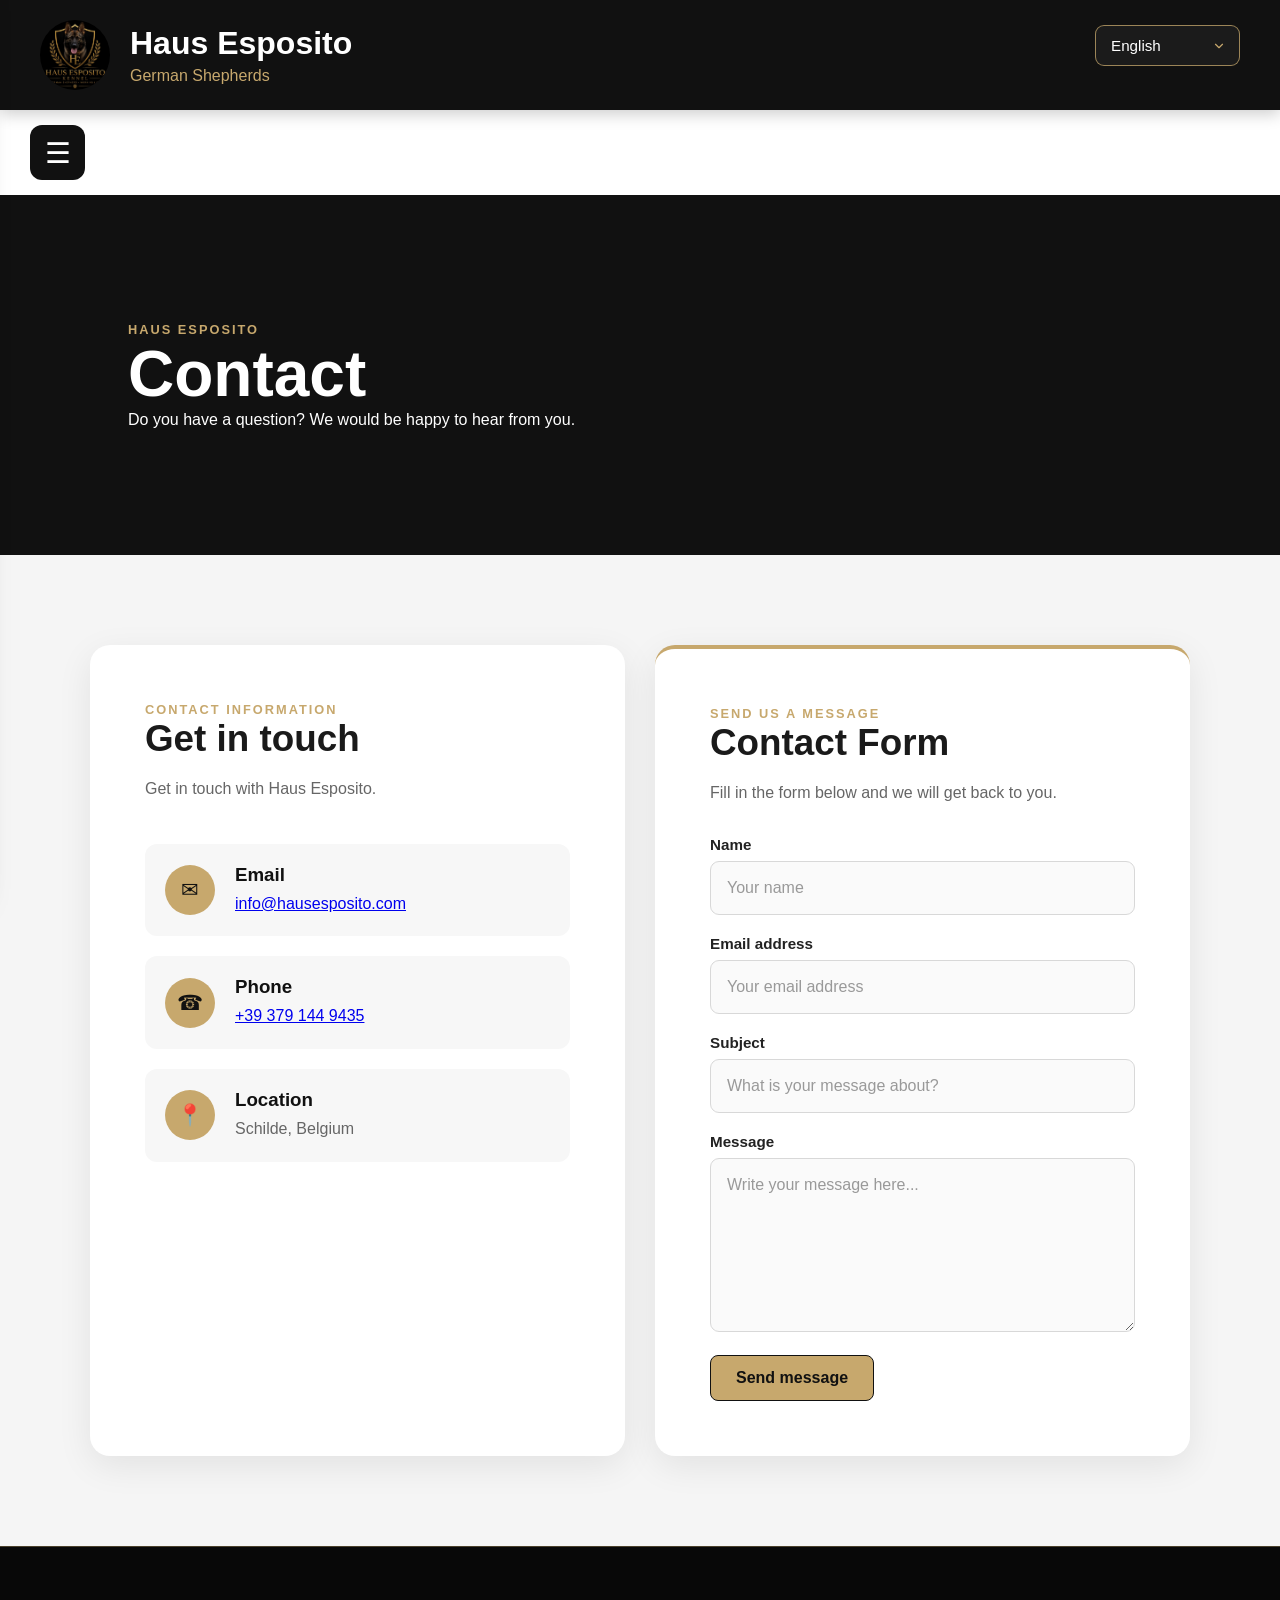
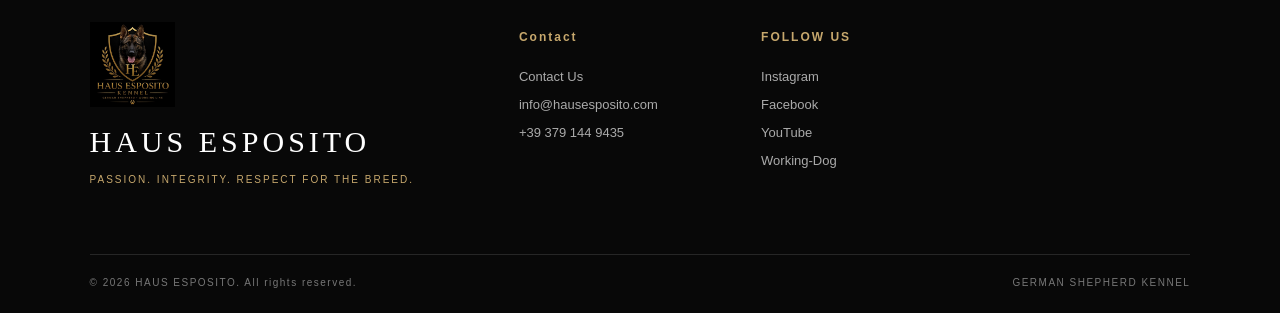
<file: contact.html>
<!DOCTYPE html>
<html lang="en">

<head>
    <meta charset="UTF-8">
    <meta name="viewport" content="width=device-width, initial-scale=1.0">

    <title>Haus Esposito - Contact</title>

    <link rel="icon" type="image/png" href="images/site_logo.png">
    <link rel="stylesheet" href="style.css">
</head>

<body>

    <div id="overlay"></div>

    <!-- SIDEBAR -->

    <nav id="sidebar">

        <h2>Haus Esposito</h2>

        <a href="index.html" data-translate="home">Home</a>

        <div class="submenu">
            <span data-translate="dogs">Our Dogs</span>

            <a href="reuen.html" data-translate="males">Males</a>
            <a href="teven.html" data-translate="females">Females</a>
            <a href="puppys.html" data-translate="puppies">Our Puppies</a>
        </div>

        <a href="foto-galerij.html" data-translate="gallery">Photo Gallery</a>
        <a href="over-ons.html" data-translate="about">About Us</a>

        <a href="news.html" class="news-nav-link">
            <span class="news-label" data-translate="news">News</span>
            <span class="news-badge">NEW!</span>
        </a>

        <a href="contact.html" class="active" data-translate="contact">Contact</a>

    </nav>


    <!-- HEADER -->

    <header>

        <div class="logo-container">

            <img src="images/logo.jpg" alt="Haus Esposito Logo">

            <div>
                <h1>Haus Esposito</h1>
                <p data-translate="breed">German Shepherds</p>
            </div>

        </div>

        <div class="language-selector">
            <select id="languageSelect" onchange="setLanguage(this.value)">
                <option value="en">English</option>
                <option value="nl">Nederlands</option>
                <option value="de">Deutsch</option>
                <option value="it">Italiano</option>
            </select>
        </div>

    </header>


    <!-- MENU BUTTON -->

    <div class="menu-bar">
        <button id="menuBtn">☰</button>
    </div>


    <!-- PAGE HERO -->

    <section class="page-hero">

        <div class="page-hero-content">

            <p class="eyebrow">HAUS ESPOSITO</p>

            <h1 data-translate="contact">Contact</h1>

            <p data-translate="contactHeroText">
                Feel free to get in touch with us.
            </p>

        </div>

    </section>


    <!-- CONTACT CONTENT -->

    <main class="contact-page">

        <div class="contact-container">

            <!-- CONTACT INFORMATION -->

            <div class="contact-card">

                <span class="eyebrow" data-translate="contactDetails">
                    CONTACT INFORMATION
                </span>

                <h2 data-translate="contactTitle">
                    Get in touch with us
                </h2>

                <p class="contact-intro" data-translate="contactIntro">
                    Do you have questions about our German Shepherds, our dogs or future litters? We will be happy to help you.
                </p>


                <div class="contact-details">

                    <!-- EMAIL -->

                    <div class="contact-item">

                        <div class="contact-icon">✉</div>

                        <div>
                            <h3 data-translate="email">Email</h3>

                            <p>
                                <a href="mailto:info@hausesposito.com">
                                    info@hausesposito.com
                                </a>
                            </p>
                        </div>

                    </div>


                    <!-- PHONE -->

                    <div class="contact-item">

                        <div class="contact-icon">☎</div>

                        <div>
                            <h3 data-translate="phone">Phone</h3>

                            <p>
                                <a href="tel:+39 379 144 9435">
                                    +39 379 144 9435
                                </a>
                            </p>
                        </div>

                    </div>


                    <!-- LOCATION -->

                    <div class="contact-item">

                        <div class="contact-icon">📍</div>

                        <div>
                            <h3 data-translate="location">Location</h3>

                            <p data-translate="locationValue">
                                Schilde, Belgium
                            </p>
                        </div>

                    </div>

                </div>

            </div>


            <!-- CONTACT FORM -->

            <div class="contact-card contact-form-card">

                <span class="eyebrow" data-translate="formEyebrow">
                    SEND US A MESSAGE
                </span>

                <h2 data-translate="formTitle">
                    Contact form
                </h2>

                <p class="contact-intro" data-translate="formIntro">
                    Fill in the form below and let us know how we can help you.
                </p>


                <form
                    id="contactForm"
                    action="https://api.web3forms.com/submit"
                    method="POST"
                >

                <input
                    type="hidden"
                    name="access_key"
                    value="2a1e0114-d9b5-4f14-b471-3b228fc2c122"
                >

                    <input
                        type="hidden"
                        name="from_name"
                        value="Haus Esposito Contact Form"
                    >


                    <div class="form-group">

                        <label for="contactName" data-translate="formName">
                            Your name
                        </label>

                        <input
                            type="text"
                            id="contactName"
                            name="name"
                            placeholder="Enter your name"
                            data-translate-placeholder="formNamePlaceholder"
                            required
                        >

                    </div>


                    <div class="form-group">

                        <label for="contactEmail" data-translate="formEmail">
                            Your email address
                        </label>

                        <input
                            type="email"
                            id="contactEmail"
                            name="email"
                            placeholder="Enter your email address"
                            data-translate-placeholder="formEmailPlaceholder"
                            required
                        >

                    </div>


                    <div class="form-group">

                        <label for="contactSubject" data-translate="formSubject">
                            Subject
                        </label>

                        <input
                            type="text"
                            id="contactSubject"
                            name="subject"
                            placeholder="Enter the subject"
                            data-translate-placeholder="formSubjectPlaceholder"
                            required
                        >

                    </div>


                    <div class="form-group">

                        <label for="contactMessage" data-translate="formMessage">
                            Your message
                        </label>

                        <textarea
                            id="contactMessage"
                            name="message"
                            rows="6"
                            placeholder="Write your message here..."
                            data-translate-placeholder="formMessagePlaceholder"
                            required
                        ></textarea>

                    </div>


                    <button type="submit" class="preview-btn" id="submitButton" data-translate="formSend">
                        Send message
                    </button>


                    <p
                        id="formStatus"
                        class="form-status"
                        role="status"
                        aria-live="polite"
                        hidden
                    ></p>

                </form>

            </div>

        </div>

    </main>

<footer class="site-footer">

    <div class="footer-main">

        <!-- BRANDING -->
        <div class="footer-brand">

            <img
                src="images/logo.jpg"
                alt="Haus Esposito Logo"
                class="footer-logo"
            >

            <h2>HAUS ESPOSITO</h2>

            <p class="footer-tagline">
                PASSION. INTEGRITY. RESPECT FOR THE BREED.
            </p>

        </div>


        <!-- CONTACT -->
        <div class="footer-column">

            <h3 data-translate="contact">CONTACT</h3>

            <a href="contact.html" data-translate="footerContactUs">
                Contact Us
            </a>

            <a href="mailto:info@hausesposito.com">
                info@hausesposito.com
            </a>

            <a href="tel:+393791449435">
                +39 379 144 9435
            </a>

        </div>


        <!-- SOCIAL MEDIA & PROFILES -->
        <div class="footer-column">

            <h3 data-translate="footerFollowUs">FOLLOW US</h3>

            <a href="https://www.instagram.com/haus_esposito_kennel/"
            target="_blank"
            rel="noopener noreferrer">
                Instagram
            </a>

            <a href="https://www.facebook.com/p/Haus-Esposito-Kennel-German-Shepperd-Working-Dog-61595395046702/"
            target="_blank"
            rel="noopener noreferrer">
                Facebook
            </a>

            <a href="https://www.youtube.com/@HausEspositoKennel"
            target="_blank"
            rel="noopener noreferrer">
                YouTube
            </a>

            <a href="https://www.working-dog.com/user/Gaetano-Esposito-581197"
            target="_blank"
            rel="noopener noreferrer">
                Working-Dog
            </a>

        </div>


    </div>


    <!-- COPYRIGHT -->
    <div class="footer-bottom">

        <p>
            © 2026 HAUS ESPOSITO.
            <span data-translate="footerRights">ALL RIGHTS RESERVED.</span>
        </p>

        <span data-translate="footerKennel">
            GERMAN SHEPHERD KENNEL
        </span>

    </div>

</footer>



    <!-- SCRIPTS -->

    <script src="translations.js"></script>
    <script src="script.js"></script>

    <script>
        document.addEventListener("DOMContentLoaded", function () {

            const contactForm = document.getElementById("contactForm");
            const formStatus = document.getElementById("formStatus");
            const submitButton = document.getElementById("submitButton");
            const languageSelect = document.getElementById("languageSelect");

            const messages = {
                en: {
                    sending: "Sending your message...",
                    success: "Your message has been sent successfully! We will get back to you as soon as possible.",
                    error: "Something went wrong. Please try again or contact us directly by email.",
                    button: "Send message"
                },
                nl: {
                    sending: "Je bericht wordt verzonden...",
                    success: "Je bericht is succesvol verzonden! We nemen zo snel mogelijk contact met je op.",
                    error: "Er is iets misgegaan. Probeer het opnieuw of neem rechtstreeks contact met ons op via e-mail.",
                    button: "Bericht verzenden"
                },
                de: {
                    sending: "Deine Nachricht wird gesendet...",
                    success: "Deine Nachricht wurde erfolgreich gesendet! Wir werden uns so schnell wie möglich bei dir melden.",
                    error: "Etwas ist schiefgelaufen. Bitte versuche es erneut oder kontaktiere uns direkt per E-Mail.",
                    button: "Nachricht senden"
                },
                it: {
                    sending: "Il tuo messaggio è in fase di invio...",
                    success: "Il tuo messaggio è stato inviato correttamente! Ti risponderemo il prima possibile.",
                    error: "Qualcosa è andato storto. Riprova oppure contattaci direttamente via e-mail.",
                    button: "Invia messaggio"
                }
            };

            function getCurrentLanguage() {
                const selectedLanguage = languageSelect ? languageSelect.value : "en";
                return messages[selectedLanguage] ? selectedLanguage : "en";
            }

            contactForm.addEventListener("submit", async function (event) {

                event.preventDefault();

                if (!contactForm.reportValidity()) {
                    return;
                }

                const language = getCurrentLanguage();
                const currentMessages = messages[language];

                submitButton.disabled = true;
                submitButton.textContent = currentMessages.sending;

                formStatus.hidden = false;
                formStatus.textContent = currentMessages.sending;

                try {

                    const formData = new FormData(contactForm);

                    const response = await fetch(contactForm.action, {
                        method: "POST",
                        body: formData
                    });

                    const result = await response.json();

                    if (response.ok && result.success) {

                        formStatus.textContent = currentMessages.success;
                        contactForm.reset();

                    } else {

                        formStatus.textContent = currentMessages.error;

                    }

                } catch (error) {

                    formStatus.textContent = currentMessages.error;

                } finally {

                    submitButton.disabled = false;
                    submitButton.textContent = messages[getCurrentLanguage()].button;

                }

            });

        });
    </script>

</body>
</html>
</file>
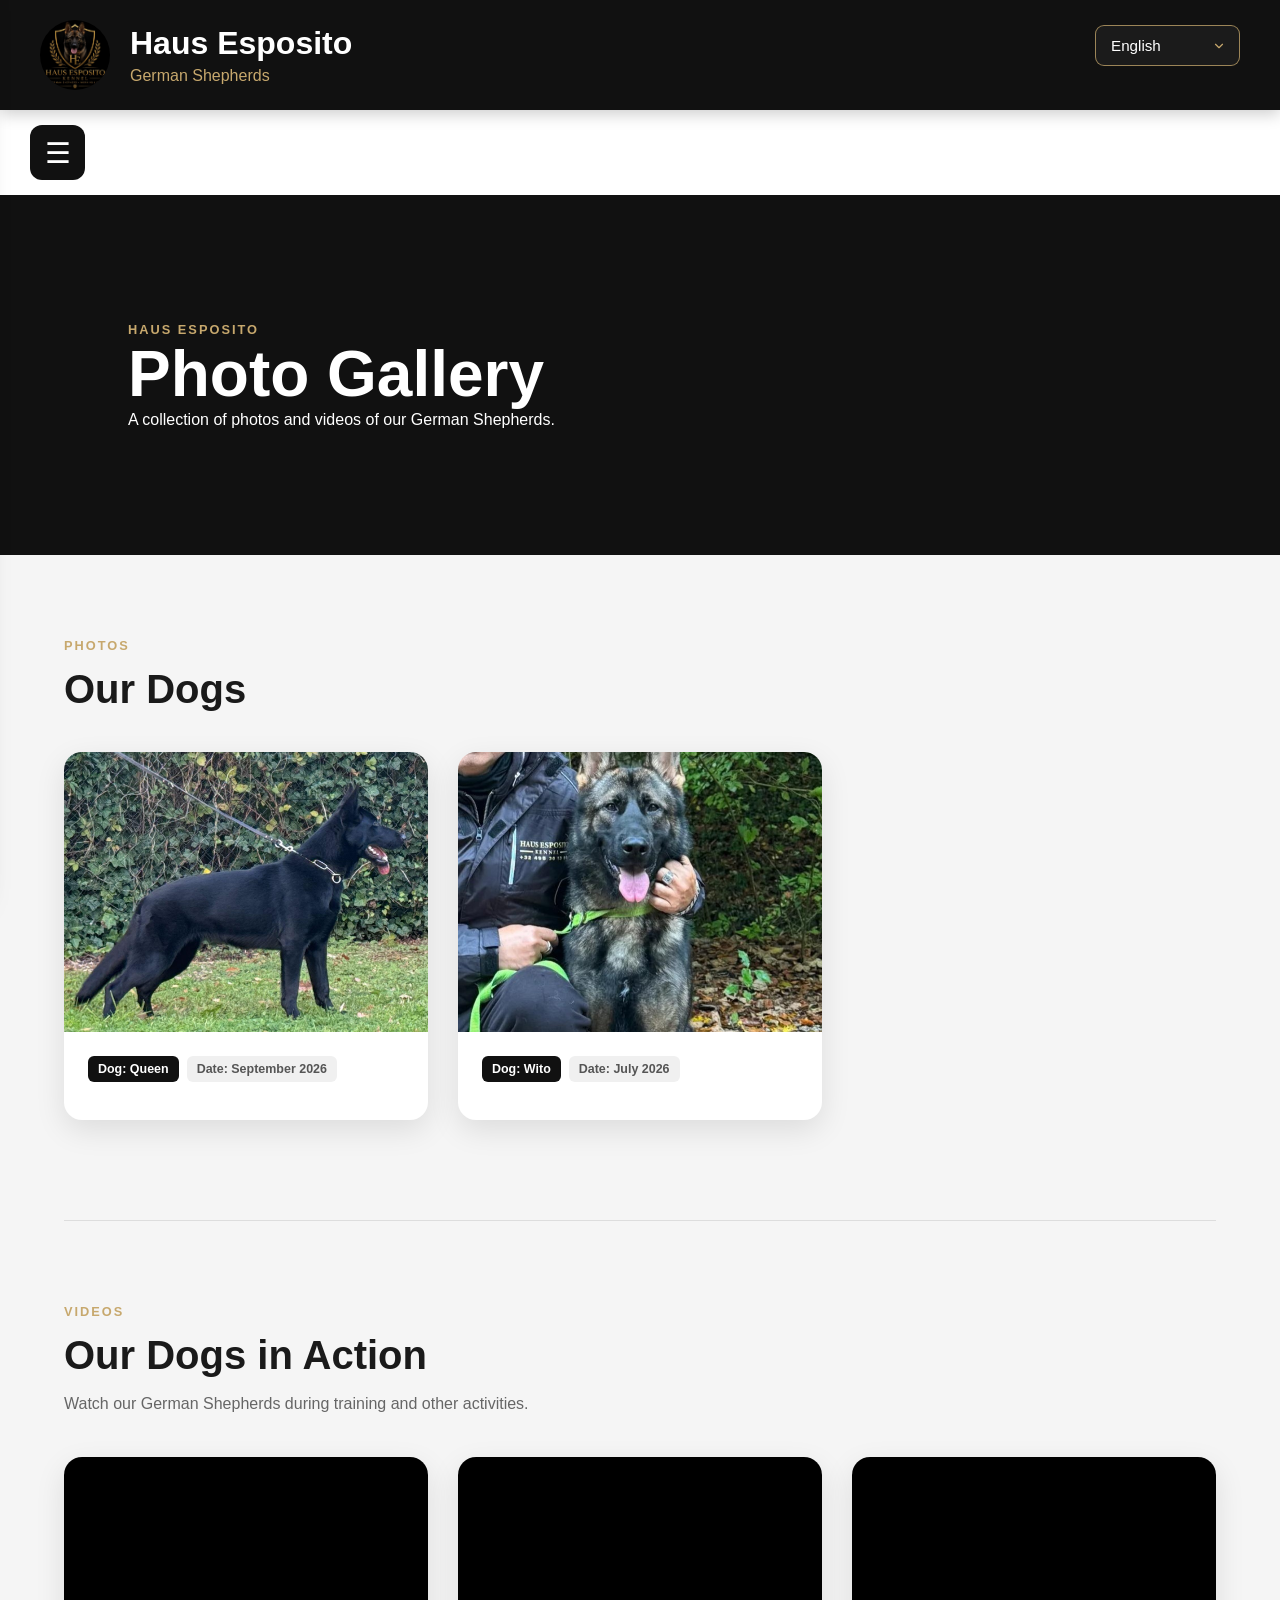
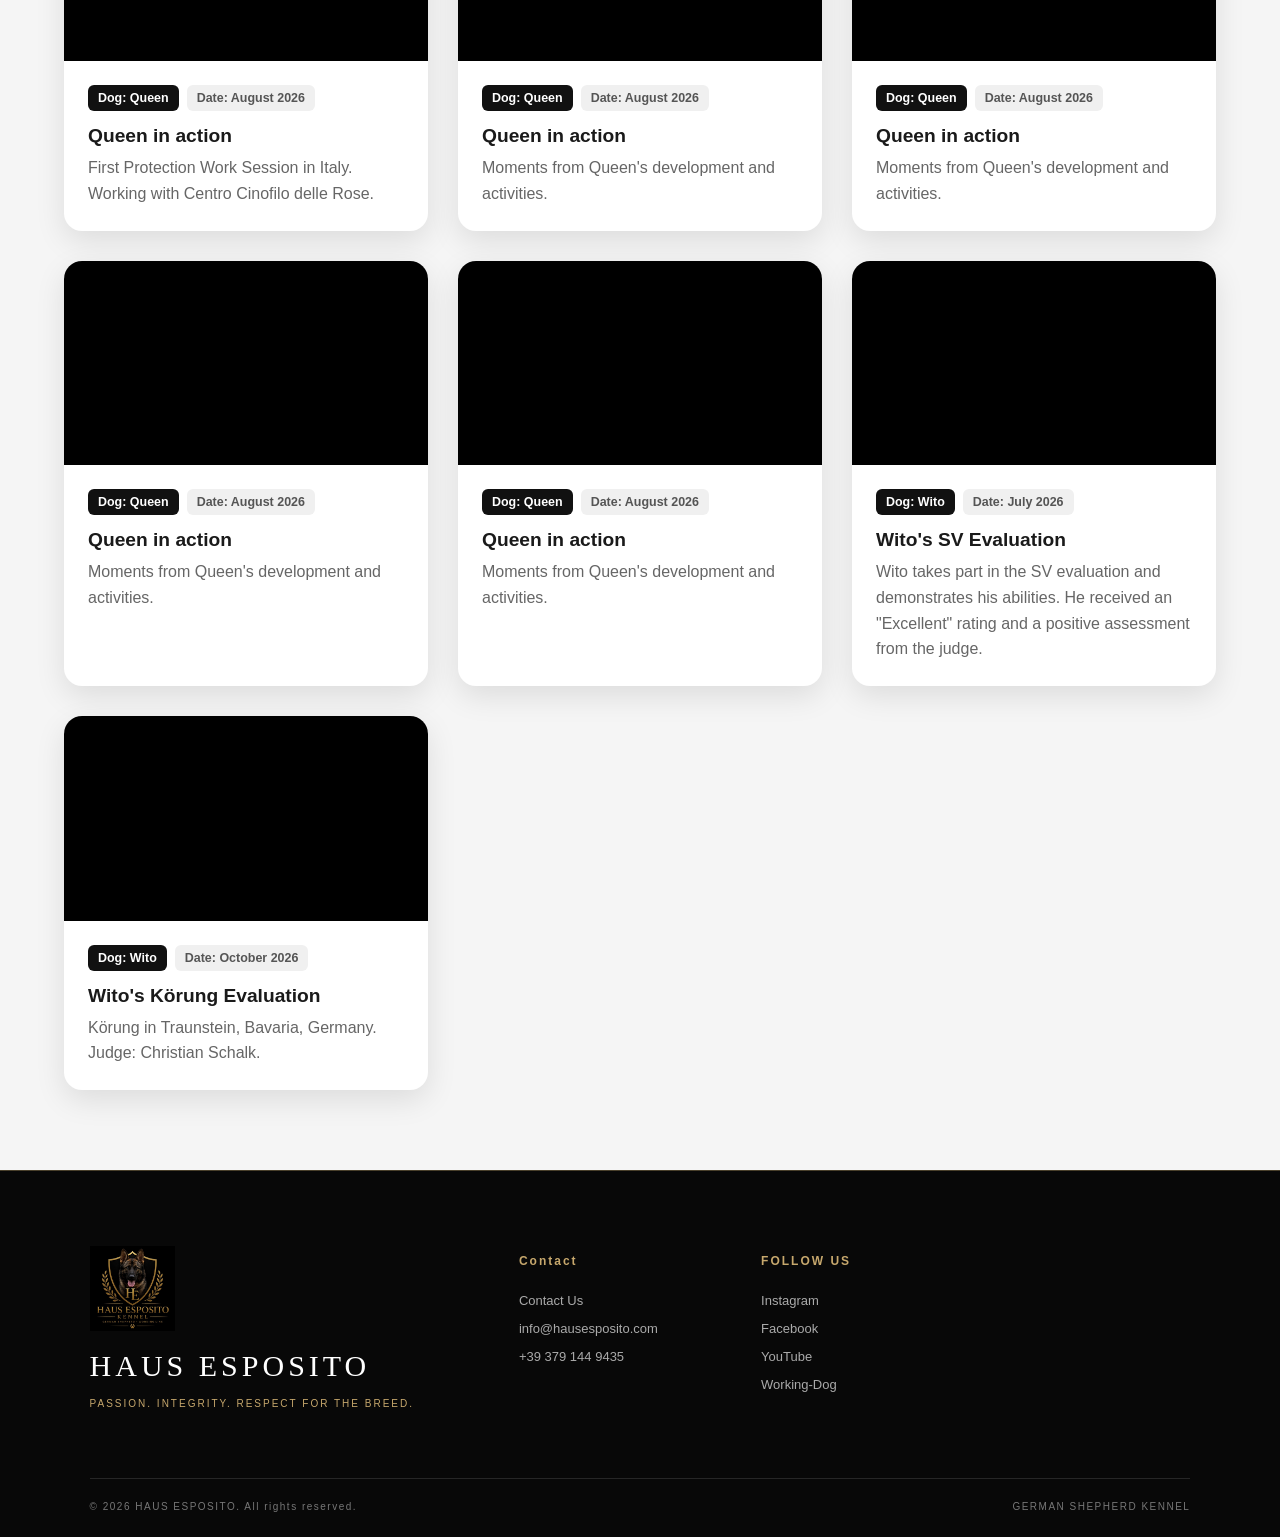
<file: foto-galerij.html>
<!DOCTYPE html>
<html lang="en">

<head>
    <meta charset="UTF-8">
    <meta name="viewport" content="width=device-width, initial-scale=1.0">
    <meta name="referrer" content="strict-origin-when-cross-origin">

    <title>Haus Esposito - Photo Gallery</title>

    <link rel="icon" type="image/png" href="images/site_logo.png">
    <link rel="stylesheet" href="style.css">
</head>

<body>

    <!-- OVERLAY -->
    <div id="overlay"></div>

    <!-- SIDEBAR -->
    <nav id="sidebar">

        <h2>Haus Esposito</h2>

        <a href="index.html" data-translate="home">Home</a>

        <div class="submenu">
            <span data-translate="dogs">Our Dogs</span>
            <a href="reuen.html" data-translate="males">Males</a>
            <a href="teven.html" data-translate="females">Females</a>
        </div>

        <a href="puppys.html" data-translate="puppies">Our Puppies</a>

        <a href="foto-galerij.html" class="active" data-translate="gallery">
            Photo Gallery
        </a>

        <a href="over-ons.html" data-translate="about">About Us</a>

        <a href="news.html" class="news-nav-link">
            <span class="news-label" data-translate="news">News</span>
            <span class="news-badge">NEW!</span>
        </a>

        <a href="contact.html" data-translate="contact">Contact</a>

    </nav>

    <!-- HEADER -->
    <header>

        <div class="logo-container">
            <img src="images/logo.jpg" alt="Haus Esposito Logo">

            <div>
                <h1>Haus Esposito</h1>
                <p data-translate="breed">German Shepherds</p>
            </div>
        </div>

        <div class="language-selector">
            <select id="languageSelect" onchange="setLanguage(this.value)">
                <option value="en">English</option>
                <option value="nl">Nederlands</option>
                <option value="de">Deutsch</option>
                <option value="it">Italiano</option>
            </select>
        </div>

    </header>

    <!-- MENU BUTTON -->
    <div class="menu-bar">
        <button id="menuBtn">☰</button>
    </div>

    <!-- PAGE HERO -->
    <section class="page-hero">

        <div class="page-hero-content">
            <p class="eyebrow">HAUS ESPOSITO</p>

            <h1 data-translate="gallery">Photo Gallery</h1>

            <p data-translate="galleryText">
                A collection of photos and videos of our German Shepherds.
            </p>
        </div>

    </section>

    <!-- PHOTO GALLERY -->
    <main class="gallery-page">

        <section class="gallery-section">

            <div class="gallery-title">
                <p class="eyebrow" data-translate="photosLabel">PHOTOS</p>

                <h2 data-translate="galleryDogsTitle">
                    Our dogs in pictures
                </h2>
            </div>

            <div class="photo-grid">

                <!-- PHOTO 1 -->
                <figure class="photo-card">

                    <img
                        src="images/queen1.jpg"
                        alt="Queen, German Shepherd"
                    >

                    <figcaption>
                        <div class="media-info">
                            <span class="media-dog">Dog: Queen</span>
                            <span class="media-date">Date: September 2026</span>
                        </div>
                    </figcaption>

                </figure>

                <!-- PHOTO 2 -->
                <figure class="photo-card">

                    <img
                        src="images/wito_klein.jpg"
                        alt="German Shepherd Wito"
                    >

                    <figcaption>
                        <div class="media-info">
                            <span class="media-dog">Dog: Wito</span>
                            <span class="media-date">Date: July 2026</span>
                        </div>
                    </figcaption>

                </figure>

            </div>

        </section>

        <!-- VIDEOS -->
        <section class="video-section">

            <div class="gallery-title">

                <p class="eyebrow" data-translate="videosLabel">VIDEOS</p>

                <h2 data-translate="videoSectionTitle">
                    Moments in motion
                </h2>

                <p data-translate="videoSectionText">
                    Watch videos of our dogs during different moments and activities.
                </p>

            </div>

            <div class="video-grid">

                <!-- QUEEN VIDEO 1 -->
                <figure class="video-card">

                    <div class="video-frame">
                        <iframe
                            src="https://www.youtube.com/embed/5t1M-fY8Ifk"
                            title="Queen Dei Realnardi - Video 1"
                            loading="lazy"
                            referrerpolicy="strict-origin-when-cross-origin"
                            allowfullscreen>
                        </iframe>
                    </div>

                    <figcaption>
                        <div class="media-info">
                            <span class="media-dog">Dog: Queen</span>
                            <span class="media-date">Date: August 2026</span>
                        </div>

                        <h3>Queen in action</h3>
                        <p>First Protection Work Session in Italy. Working with Centro Cinofilo delle Rose.</p>
                    </figcaption>

                </figure>

                <!-- QUEEN VIDEO 2 -->
                <figure class="video-card">

                    <div class="video-frame">
                        <iframe
                            src="https://www.youtube.com/embed/uaFcm5fWlsw"
                            title="Queen Dei Realnardi - Video 2"
                            loading="lazy"
                            referrerpolicy="strict-origin-when-cross-origin"
                            allowfullscreen>
                        </iframe>
                    </div>

                    <figcaption>
                        <div class="media-info">
                            <span class="media-dog">Dog: Queen</span>
                            <span class="media-date">Date: August 2026</span>
                        </div>

                        <h3>Queen in action</h3>
                        <p>Moments from Queen's development and activities.</p>
                    </figcaption>

                </figure>

                <!-- QUEEN VIDEO 3 -->
                <figure class="video-card">

                    <div class="video-frame">
                        <iframe
                            src="https://www.youtube.com/embed/FNv_ocXMCP4"
                            title="Queen Dei Realnardi - Video 3"
                            loading="lazy"
                            referrerpolicy="strict-origin-when-cross-origin"
                            allowfullscreen>
                        </iframe>
                    </div>

                    <figcaption>
                        <div class="media-info">
                            <span class="media-dog">Dog: Queen</span>
                            <span class="media-date">Date: August 2026</span>
                        </div>

                        <h3>Queen in action</h3>
                        <p>Moments from Queen's development and activities.</p>
                    </figcaption>

                </figure>

                <!-- QUEEN VIDEO 4 -->
                <figure class="video-card">

                    <div class="video-frame">
                        <iframe
                            src="https://www.youtube.com/embed/FsrVWOjrmNk"
                            title="Queen Dei Realnardi - Video 4"
                            loading="lazy"
                            referrerpolicy="strict-origin-when-cross-origin"
                            allowfullscreen>
                        </iframe>
                    </div>

                    <figcaption>
                        <div class="media-info">
                            <span class="media-dog">Dog: Queen</span>
                            <span class="media-date">Date: August 2026</span>
                        </div>

                        <h3>Queen in action</h3>
                        <p>Moments from Queen's development and activities.</p>
                    </figcaption>

                </figure>

                <!-- QUEEN VIDEO 5 -->
                <figure class="video-card">

                    <div class="video-frame">
                        <iframe
                            src="https://www.youtube.com/embed/P0plD-T7y1s"
                            title="Queen Dei Realnardi - Video 5"
                            loading="lazy"
                            referrerpolicy="strict-origin-when-cross-origin"
                            allowfullscreen>
                        </iframe>
                    </div>

                    <figcaption>
                        <div class="media-info">
                            <span class="media-dog">Dog: Queen</span>
                            <span class="media-date">Date: August 2026</span>
                        </div>

                        <h3>Queen in action</h3>
                        <p>Moments from Queen's development and activities.</p>
                    </figcaption>

                </figure>

                <!-- WITO VIDEO 1 -->
                <figure class="video-card">

                    <div class="video-frame">
                        <iframe
                            src="https://www.youtube.com/embed/djCCVRRo2zU"
                            title="Wito Cevaro - SV Evaluation"
                            loading="lazy"
                            referrerpolicy="strict-origin-when-cross-origin"
                            allowfullscreen>
                        </iframe>
                    </div>

                    <figcaption>
                        <div class="media-info">
                            <span class="media-dog">Dog: Wito</span>
                            <span class="media-date">Date: July 2026</span>
                        </div>

                        <h3>Wito's SV Evaluation</h3>
                        <p>Wito takes part in the SV evaluation and demonstrates his abilities. He received an "Excellent" rating and a positive assessment from the judge.</p>
                    </figcaption>

                </figure>

                <!-- WITO VIDEO 2 -->
                <figure class="video-card">

                    <div class="video-frame">
                        <iframe
                            src="https://www.youtube.com/embed/BKEUjMGSBfk"
                            title="Wito Cevaro - Körung Evaluation"
                            loading="lazy"
                            referrerpolicy="strict-origin-when-cross-origin"
                            allowfullscreen>
                        </iframe>
                    </div>

                    <figcaption>
                        <div class="media-info">
                            <span class="media-dog">Dog: Wito</span>
                            <span class="media-date">Date: October 2026</span>
                        </div>

                        <h3>Wito's Körung Evaluation</h3>
                        <p>Körung in Traunstein, Bavaria, Germany. Judge: Christian Schalk.</p>
                    </figcaption>

                </figure>

            </div>

        </section>

    </main>

<footer class="site-footer">

    <div class="footer-main">

        <!-- BRANDING -->
        <div class="footer-brand">

            <img
                src="images/logo.jpg"
                alt="Haus Esposito Logo"
                class="footer-logo"
            >

            <h2>HAUS ESPOSITO</h2>

            <p class="footer-tagline">
                PASSION. INTEGRITY. RESPECT FOR THE BREED.
            </p>

        </div>


        <!-- CONTACT -->
        <div class="footer-column">

            <h3 data-translate="contact">CONTACT</h3>

            <a href="contact.html" data-translate="footerContactUs">
                Contact Us
            </a>

            <a href="mailto:info@hausesposito.com">
                info@hausesposito.com
            </a>

            <a href="tel:+393791449435">
                +39 379 144 9435
            </a>

        </div>



    <!-- SOCIAL MEDIA & PROFILES -->
    <div class="footer-column">

        <h3 data-translate="footerFollowUs">FOLLOW US</h3>

        <a href="https://www.instagram.com/haus_esposito_kennel/"
        target="_blank"
        rel="noopener noreferrer">
            Instagram
        </a>

        <a href="https://www.facebook.com/p/Haus-Esposito-Kennel-German-Shepperd-Working-Dog-61595395046702/"
        target="_blank"
        rel="noopener noreferrer">
            Facebook
        </a>

        <a href="https://www.youtube.com/@HausEspositoKennel"
        target="_blank"
        rel="noopener noreferrer">
            YouTube
        </a>

        <a href="https://www.working-dog.com/user/Gaetano-Esposito-581197"
        target="_blank"
        rel="noopener noreferrer">
            Working-Dog
        </a>

    </div>


    </div>


    <!-- COPYRIGHT -->
    <div class="footer-bottom">

        <p>
            © 2026 HAUS ESPOSITO.
            <span data-translate="footerRights">ALL RIGHTS RESERVED.</span>
        </p>

        <span data-translate="footerKennel">
            GERMAN SHEPHERD KENNEL
        </span>

    </div>

</footer>


    <!-- SCRIPTS -->
    <script src="translations.js"></script>
    <script src="script.js"></script>

</body>
</html>
</file>
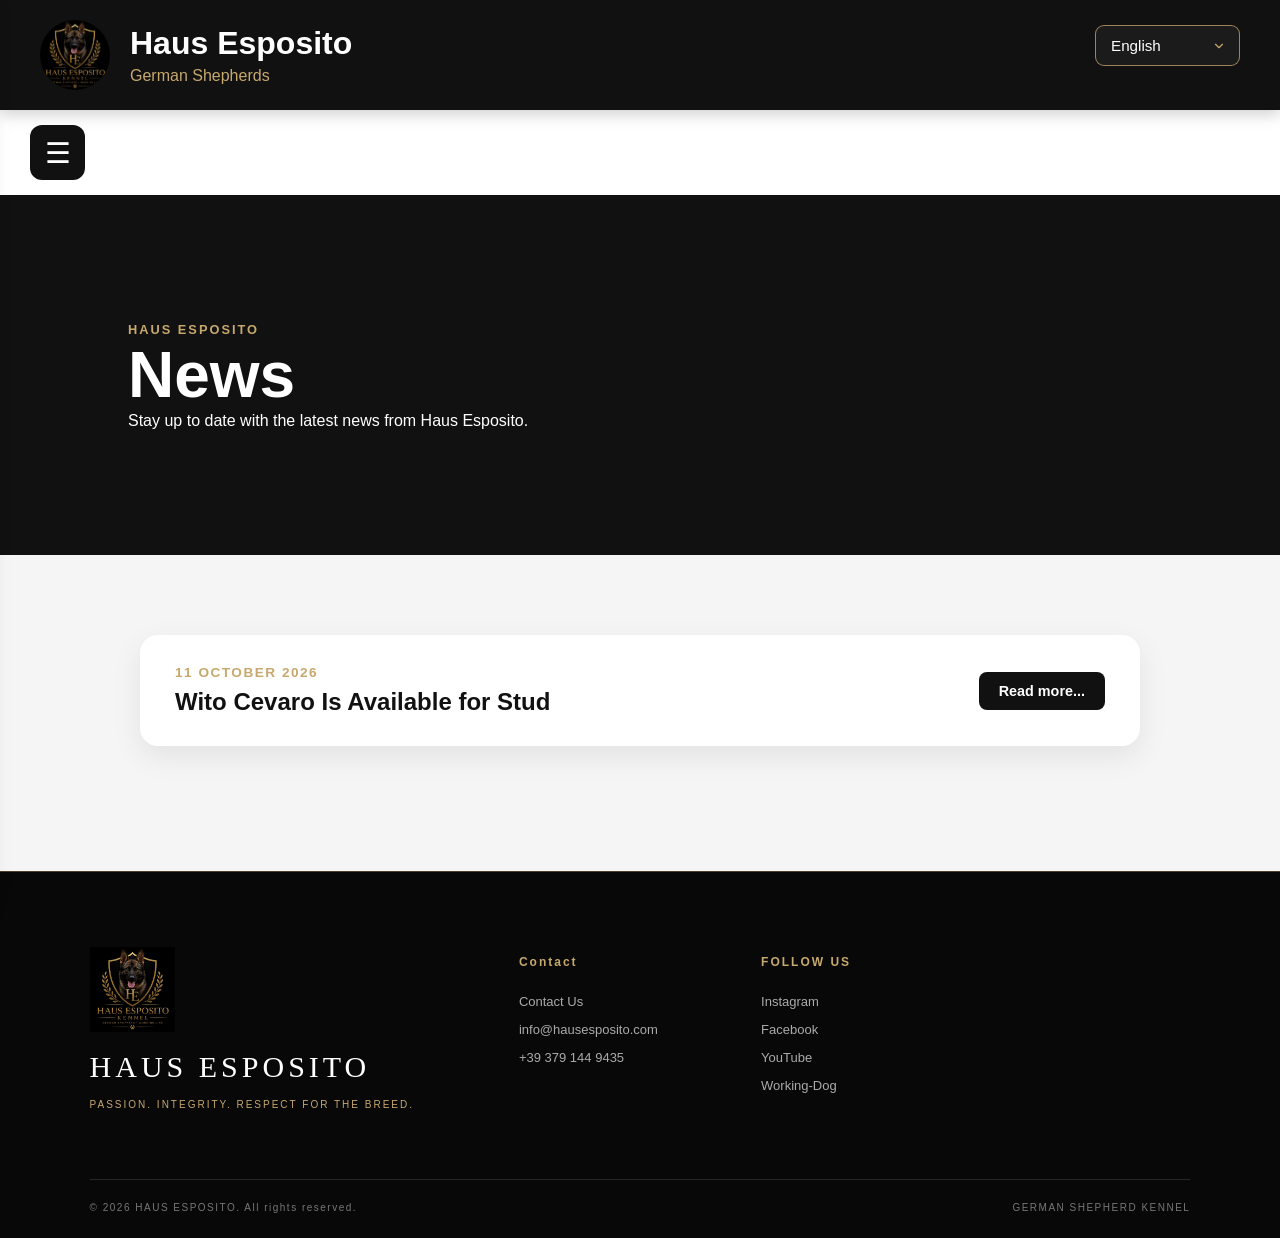
<file: news.html>
<!DOCTYPE html>
<html lang="en">

<head>
    <meta charset="UTF-8">
    <meta name="viewport" content="width=device-width, initial-scale=1.0">

    <title>News - Haus Esposito</title>

    <link rel="icon" type="image/png" href="images/site_logo.png">
    <link rel="stylesheet" href="style.css">
</head>

<body>

    <div id="overlay"></div>

    <!-- SIDEBAR -->

    <nav id="sidebar">

        <h2>Haus Esposito</h2>

        <a href="index.html" data-translate="home">Home</a>

        <div class="submenu">
            <span data-translate="dogs">Our Dogs</span>
            <a href="reuen.html" data-translate="males">Males</a>
            <a href="teven.html" data-translate="females">Females</a>
        </div>

        <a href="puppys.html" data-translate="puppies">Our Puppies</a>
        <a href="foto-galerij.html" data-translate="gallery">Photo Gallery</a>
        <a href="over-ons.html" data-translate="about">About Us</a>

        <a href="news.html" class="news-nav-link active">
            <span class="news-label" data-translate="news">News</span>
            <span class="news-badge">NEW!</span>
        </a>

        <a href="contact.html" data-translate="contact">Contact</a>

    </nav>


    <!-- HEADER -->

    <header>

        <div class="logo-container">

            <img src="images/logo.jpg" alt="Haus Esposito Logo">

            <div>
                <h1>Haus Esposito</h1>
                <p data-translate="breed">German Shepherds</p>
            </div>

        </div>

        <div class="language-selector">

            <select id="languageSelect" onchange="setLanguage(this.value)">
                <option value="en">English</option>
                <option value="nl">Nederlands</option>
                <option value="de">Deutsch</option>
                <option value="it">Italiano</option>
            </select>

        </div>

    </header>


    <!-- MENU BUTTON -->

    <div class="menu-bar">
        <button id="menuBtn">☰</button>
    </div>


    <!-- PAGE HERO -->

    <section class="page-hero">

        <div class="page-hero-content">

            <span class="eyebrow">HAUS ESPOSITO</span>

            <h1 data-translate="newsPageTitle">News</h1>

            <p data-translate="newsPageIntro">
                Stay up to date with the latest news from Haus Esposito.
            </p>

        </div>

    </section>


    <!-- NEWS -->

    <main class="news-container">

        <!-- NEWS 2: WITO AVAILABLE FOR STUD -->

        <article class="news-card">

            <details>

                <summary>

                    <div class="news-summary">

                        <div>

                            <span class="news-date">
                                11 October 2026
                            </span>

                            <h2>
                                Wito Cevaro Is Available for Stud
                            </h2>

                        </div>

                        <span class="news-arrow">
                            Read more...
                        </span>

                    </div>

                </summary>

                <div class="news-content">

                    <p>
                        We are happy to announce that Wito is now
                        officially available for stud.
                    </p>

                    <p>
                        For enquiries or further information about Wito,
                        please feel free to contact us.
                    </p>
                    <p>
                        <a href="contact.html" data-translate="contactUs">Contact us</a>
                    </p>
                    <p> <a href="reuen.html" data-translate="males">View Wito Cevaro</a> </p>
                </div>

            </details>

        </article>


    </main>

<footer class="site-footer">

    <div class="footer-main">

        <!-- BRANDING -->
        <div class="footer-brand">

            <img
                src="images/logo.jpg"
                alt="Haus Esposito Logo"
                class="footer-logo"
            >

            <h2>HAUS ESPOSITO</h2>

            <p class="footer-tagline">
                PASSION. INTEGRITY. RESPECT FOR THE BREED.
            </p>

        </div>

        <!-- CONTACT -->
        <div class="footer-column">

            <h3 data-translate="contact">CONTACT</h3>

            <a href="contact.html" data-translate="footerContactUs">
                Contact Us
            </a>

            <a href="mailto:info@hausesposito.com">
                info@hausesposito.com
            </a>

            <a href="tel:+393791449435">
                +39 379 144 9435
            </a>

        </div>


        
        <!-- SOCIAL MEDIA & PROFILES -->
        <div class="footer-column">

            <h3 data-translate="footerFollowUs">FOLLOW US</h3>

            <a href="https://www.instagram.com/haus_esposito_kennel/"
            target="_blank"
            rel="noopener noreferrer">
                Instagram
            </a>

            <a href="https://www.facebook.com/p/Haus-Esposito-Kennel-German-Shepperd-Working-Dog-61595395046702/"
            target="_blank"
            rel="noopener noreferrer">
                Facebook
            </a>

            <a href="https://www.youtube.com/@HausEspositoKennel"
            target="_blank"
            rel="noopener noreferrer">
                YouTube
            </a>

            <a href="https://www.working-dog.com/user/Gaetano-Esposito-581197"
            target="_blank"
            rel="noopener noreferrer">
                Working-Dog
            </a>

        </div>


    </div>


    <!-- COPYRIGHT -->
    <div class="footer-bottom">

        <p>
            © 2026 HAUS ESPOSITO.
            <span data-translate="footerRights">ALL RIGHTS RESERVED.</span>
        </p>

        <span data-translate="footerKennel">
            GERMAN SHEPHERD KENNEL
        </span>

    </div>

</footer>



    <!-- SCRIPTS -->

    <script src="translations.js"></script>
    <script src="script.js"></script>

</body>
</html>
</file>
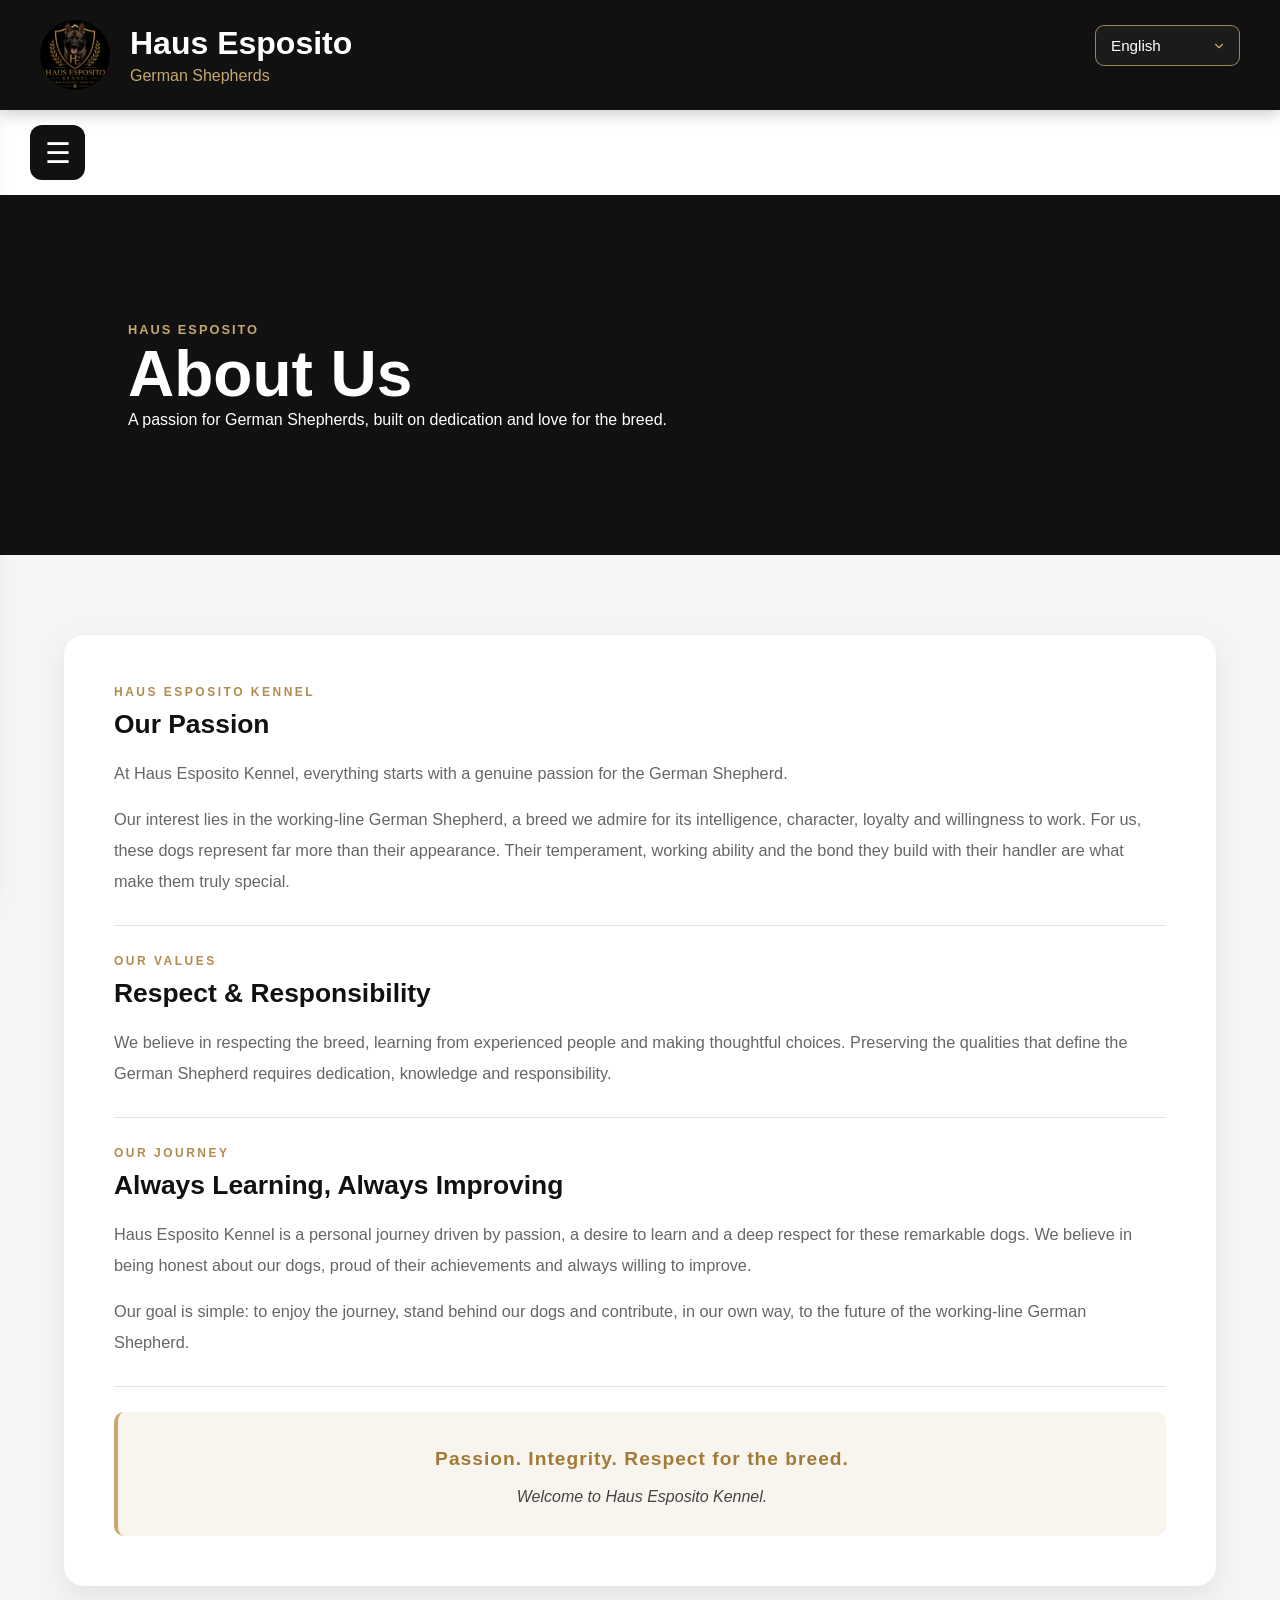
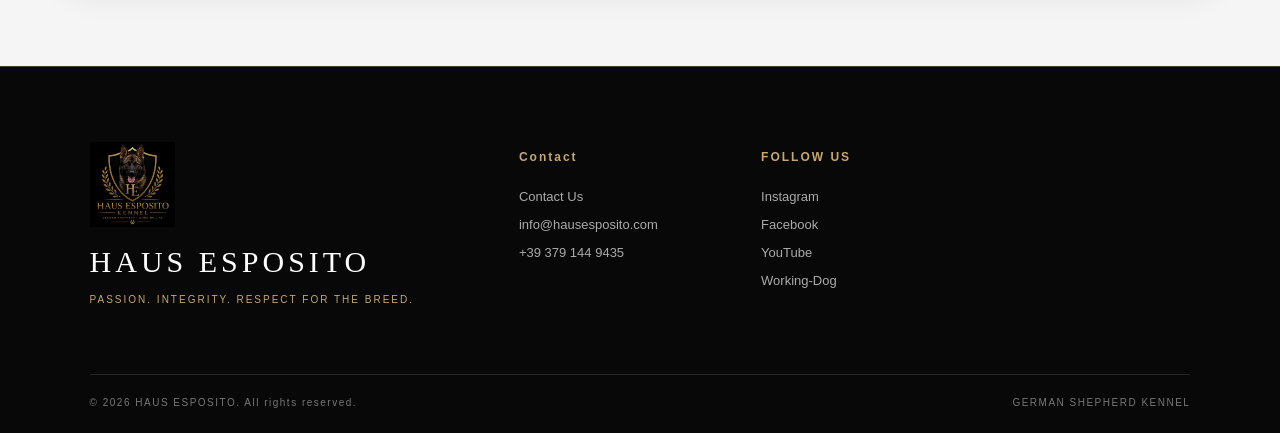
<file: over-ons.html>
<!DOCTYPE html>
<html lang="en">

<head>
    <meta charset="UTF-8">
    <meta name="viewport" content="width=device-width, initial-scale=1.0">

    <title data-translate="aboutPageTitle">Haus Esposito - About Us</title>

    <link rel="icon" type="image/png" href="images/site_logo.png">
    <link rel="stylesheet" href="style.css">
</head>

<body>

    <!-- OVERLAY -->
    <div id="overlay"></div>

    <!-- SIDEBAR -->
    <nav id="sidebar">

        <h2>Haus Esposito</h2>

        <a href="index.html" data-translate="home">Home</a>

        <div class="submenu">
            <span data-translate="dogs">Our Dogs</span>
            <a href="reuen.html" data-translate="males">Males</a>
            <a href="teven.html" data-translate="females">Females</a>
        </div>

        <a href="puppys.html" data-translate="puppies">Our Puppies</a>
        <a href="foto-galerij.html" data-translate="gallery">Photo Gallery</a>
        <a href="over-ons.html" class="active" data-translate="about">About Us</a>

        <a href="news.html" class="news-nav-link">
            <span class="news-label" data-translate="news">News</span>
            <span class="news-badge">NEW!</span>
        </a>

        <a href="contact.html" data-translate="contact">Contact</a>

    </nav>

    <!-- HEADER -->
    <header>

        <div class="logo-container">

            <img src="images/logo.jpg" alt="Haus Esposito Logo">

            <div>
                <h1>Haus Esposito</h1>
                <p data-translate="breed">German Shepherds</p>
            </div>

        </div>

        <div class="language-selector">

            <select id="languageSelect" onchange="setLanguage(this.value)">
                <option value="en">English</option>
                <option value="nl">Nederlands</option>
                <option value="de">Deutsch</option>
                <option value="it">Italiano</option>
            </select>

        </div>

    </header>

    <!-- MENU BUTTON -->
    <div class="menu-bar">
        <button id="menuBtn">☰</button>
    </div>

    <!-- PAGE HERO -->
    <section class="page-hero">

        <div class="page-hero-content">

            <p class="eyebrow" data-translate="brandEyebrow">
                HAUS ESPOSITO
            </p>

            <h1 data-translate="about">About Us</h1>

            <p data-translate="aboutHeroText">
                Passion for German Shepherds.
            </p>

        </div>

    </section>

    <!-- ABOUT US -->
    <main class="page-content">

        <div class="page-card about-profile">

            <div class="about-section">

                <span class="about-eyebrow" data-translate="aboutEyebrow">HAUS ESPOSITO KENNEL</span>

                <h2 data-translate="aboutOurPassion">Our Passion</h2>

                <p data-translate="aboutIntro">
                    At Haus Esposito Kennel, everything starts with a genuine passion for the German Shepherd.
                </p>

                <p data-translate="aboutWorkingLine">
                    Our interest lies in the working-line German Shepherd, a breed we admire for its intelligence, character, loyalty and willingness to work. For us, these dogs represent far more than their appearance. Their temperament, working ability and the bond they build with their handler are what make them truly special.
                </p>

            </div>

            <div class="about-section">

                <span class="about-eyebrow" data-translate="aboutValues">OUR VALUES</span>

                <h2 data-translate="aboutRespect">Respect &amp; Responsibility</h2>

                <p data-translate="aboutRespectText">
                    We believe in respecting the breed, learning from experienced people and making thoughtful choices. Preserving the qualities that define the German Shepherd requires dedication, knowledge and responsibility.
                </p>

            </div>

            <div class="about-section">

                <span class="about-eyebrow" data-translate="aboutJourney">OUR JOURNEY</span>

                <h2 data-translate="aboutLearning">Always Learning, Always Improving</h2>

                <p data-translate="aboutJourneyText">
                    Haus Esposito Kennel is a personal journey driven by passion, a desire to learn and a deep respect for these remarkable dogs. We believe in being honest about our dogs, proud of their achievements and always willing to improve.
                </p>

                <p data-translate="aboutGoal">
                    Our goal is simple: to enjoy the journey, stand behind our dogs and contribute, in our own way, to the future of the working-line German Shepherd.
                </p>

            </div>

            <div class="about-signature">

                <p data-translate="aboutMotto">Passion. Integrity. Respect for the breed.</p>

                <span data-translate="aboutWelcome">Welcome to Haus Esposito Kennel.</span>

            </div>

        </div>

    </main>

    <!-- FOOTER -->
    <footer class="site-footer">

        <div class="footer-main">

            <!-- BRANDING -->
            <div class="footer-brand">

                <img
                    src="images/logo.jpg"
                    alt="Haus Esposito Logo"
                    class="footer-logo"
                >

                <h2>HAUS ESPOSITO</h2>

                <p class="footer-tagline">
                    PASSION. INTEGRITY. RESPECT FOR THE BREED.
                </p>

            </div>

            <!-- CONTACT -->
            <div class="footer-column">

                <h3 data-translate="contact">CONTACT</h3>

                <a href="contact.html" data-translate="footerContactUs">
                    Contact Us
                </a>

                <a href="mailto:info@hausesposito.com">
                    info@hausesposito.com
                </a>

                <a href="tel:+393791449435">
                    +39 379 144 9435
                </a>

            </div>

            <!-- SOCIAL MEDIA & PROFILES -->
            <div class="footer-column">

                <h3 data-translate="footerFollowUs">FOLLOW US</h3>

                <a href="https://www.instagram.com/haus_esposito_kennel/"
                   target="_blank"
                   rel="noopener noreferrer">
                    Instagram
                </a>

                <a href="https://www.facebook.com/p/Haus-Esposito-Kennel-German-Shepperd-Working-Dog-61595395046702/"
                   target="_blank"
                   rel="noopener noreferrer">
                    Facebook
                </a>

                <a href="https://www.youtube.com/@HausEspositoKennel"
                   target="_blank"
                   rel="noopener noreferrer">
                    YouTube
                </a>

                <a href="https://www.working-dog.com/user/Gaetano-Esposito-581197"
                   target="_blank"
                   rel="noopener noreferrer">
                    Working-Dog
                </a>

            </div>

        </div>

        <!-- COPYRIGHT -->
        <div class="footer-bottom">

            <p>
                © 2026 HAUS ESPOSITO.
                <span data-translate="footerRights">ALL RIGHTS RESERVED.</span>
            </p>

            <span data-translate="footerKennel">
                GERMAN SHEPHERD KENNEL
            </span>

        </div>

    </footer>

    <script src="translations.js"></script>
    <script src="script.js"></script>

</body>
</html>
</file>
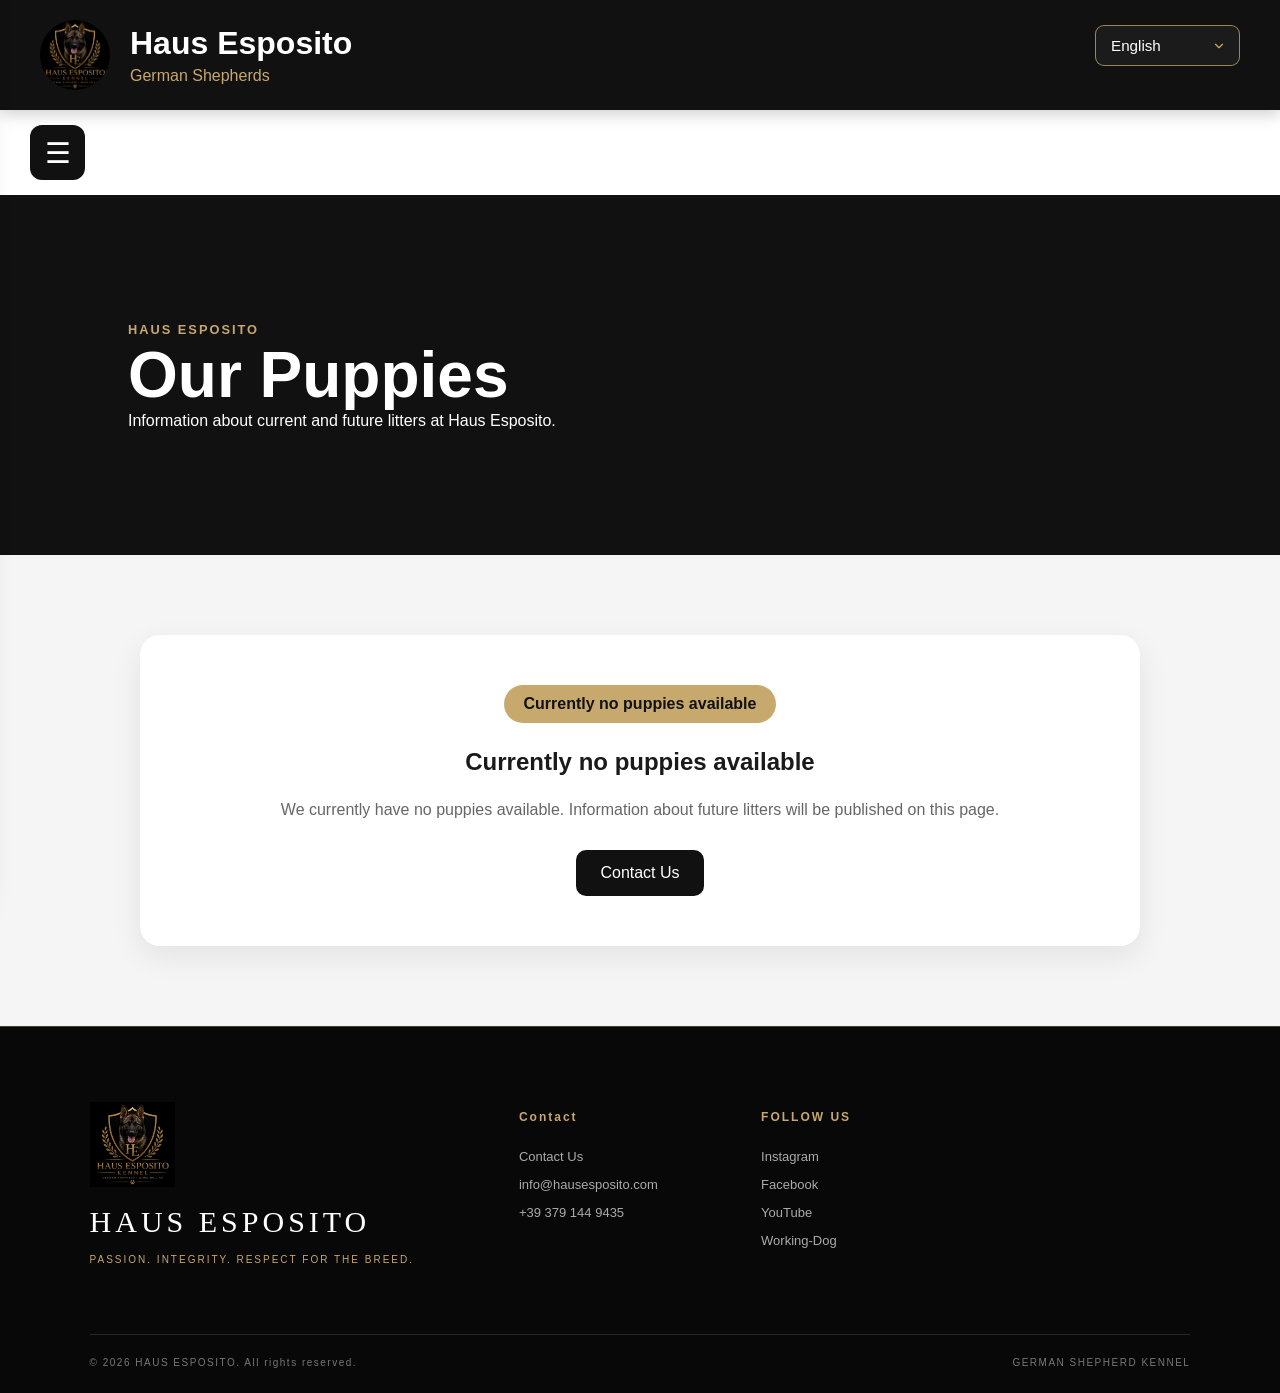
<file: puppys.html>
<!DOCTYPE html>
<html lang="en">

<head>
    <meta charset="UTF-8">
    <meta name="viewport" content="width=device-width, initial-scale=1.0">

    <title>Haus Esposito - Puppies</title>

    <link rel="icon" type="image/png" href="images/site_logo.png">
    <link rel="stylesheet" href="style.css">
</head>

<body>

<div id="overlay"></div>


<!-- SIDEBAR -->

<nav id="sidebar">

    <h2>Haus Esposito</h2>

    <a href="index.html" data-translate="home">Home</a>

    <div class="submenu">

        <span data-translate="dogs">Our Dogs</span>

        <a href="reuen.html" data-translate="males">Males</a>
        <a href="teven.html" data-translate="females">Females</a>
        <a href="puppys.html" class="active" data-translate="puppies">Our Puppies</a>

    </div>

    <a href="foto-galerij.html" data-translate="gallery">Photo Gallery</a>
    <a href="over-ons.html" data-translate="about">About Us</a>

    <a href="news.html" class="news-nav-link">
        <span class="news-label" data-translate="news">News</span>
        <span class="news-badge">NEW!</span>
    </a>

    <a href="contact.html" data-translate="contact">Contact</a>

</nav>


<!-- HEADER -->

<header>

    <div class="logo-container">

        <img src="images/logo.jpg" alt="Haus Esposito Logo">

        <div>
            <h1>Haus Esposito</h1>
            <p data-translate="breed">German Shepherds</p>
        </div>

    </div>

    <div class="language-selector">

        <select id="languageSelect" onchange="setLanguage(this.value)">
            <option value="en">English</option>
            <option value="nl">Nederlands</option>
            <option value="de">Deutsch</option>
            <option value="it">Italiano</option>
        </select>

    </div>

</header>


<!-- MENU -->

<div class="menu-bar">

    <button id="menuBtn">☰</button>

</div>


<!-- CONTENT -->

<main>

    <section class="page-hero">

        <div>

            <span class="eyebrow">HAUS ESPOSITO</span>

            <h1 data-translate="puppies">Our Puppies</h1>

            <p data-translate="puppyPageText">
                Information about litters and puppies from Haus Esposito.
            </p>

        </div>

    </section>


    <section class="puppy-info">

        <div class="puppy-card">

            <span class="status" data-translate="puppyStatus">
                CURRENTLY NO PUPPIES
            </span>

            <h2 data-translate="noPuppies">
                Currently no puppies available.
            </h2>

            <p data-translate="noPuppiesText">
                We currently have no puppies available. When a litter is planned in the future, more information will be published on this page.
            </p>

            <a href="contact.html" data-translate="contactUs">
                Contact Us
            </a>

        </div>

    </section>

</main>


<!-- FOOTER -->

<footer class="site-footer">

    <div class="footer-main">

        <!-- BRANDING -->

        <div class="footer-brand">

            <img
                src="images/logo.jpg"
                alt="Haus Esposito Logo"
                class="footer-logo"
            >

            <h2>HAUS ESPOSITO</h2>

            <p class="footer-tagline">
                PASSION. INTEGRITY. RESPECT FOR THE BREED.
            </p>

        </div>


        <!-- CONTACT -->

        <div class="footer-column">

            <h3 data-translate="contact">CONTACT</h3>

            <a href="contact.html" data-translate="footerContactUs">
                Contact Us
            </a>

            <a href="mailto:info@hausesposito.com">
                info@hausesposito.com
            </a>

            <a href="tel:+393791449435">
                +39 379 144 9435
            </a>

        </div>


        <!-- SOCIAL MEDIA & PROFILES -->

        <div class="footer-column">

            <h3 data-translate="footerFollowUs">FOLLOW US</h3>

            <a href="https://www.instagram.com/haus_esposito_kennel/"
               target="_blank"
               rel="noopener noreferrer">
                Instagram
            </a>

            <a href="https://www.facebook.com/p/Haus-Esposito-Kennel-German-Shepperd-Working-Dog-61595395046702/"
               target="_blank"
               rel="noopener noreferrer">
                Facebook
            </a>

            <a href="https://www.youtube.com/@HausEspositoKennel"
               target="_blank"
               rel="noopener noreferrer">
                YouTube
            </a>

            <a href="https://www.working-dog.com/user/Gaetano-Esposito-581197"
               target="_blank"
               rel="noopener noreferrer">
                Working-Dog
            </a>

        </div>

    </div>


    <!-- COPYRIGHT -->

    <div class="footer-bottom">

        <p>
            © 2026 HAUS ESPOSITO.
            <span data-translate="footerRights">ALL RIGHTS RESERVED.</span>
        </p>

        <span data-translate="footerKennel">
            GERMAN SHEPHERD KENNEL
        </span>

    </div>

</footer>


<script src="translations.js"></script>
<script src="script.js"></script>

</body>
</html>
</file>
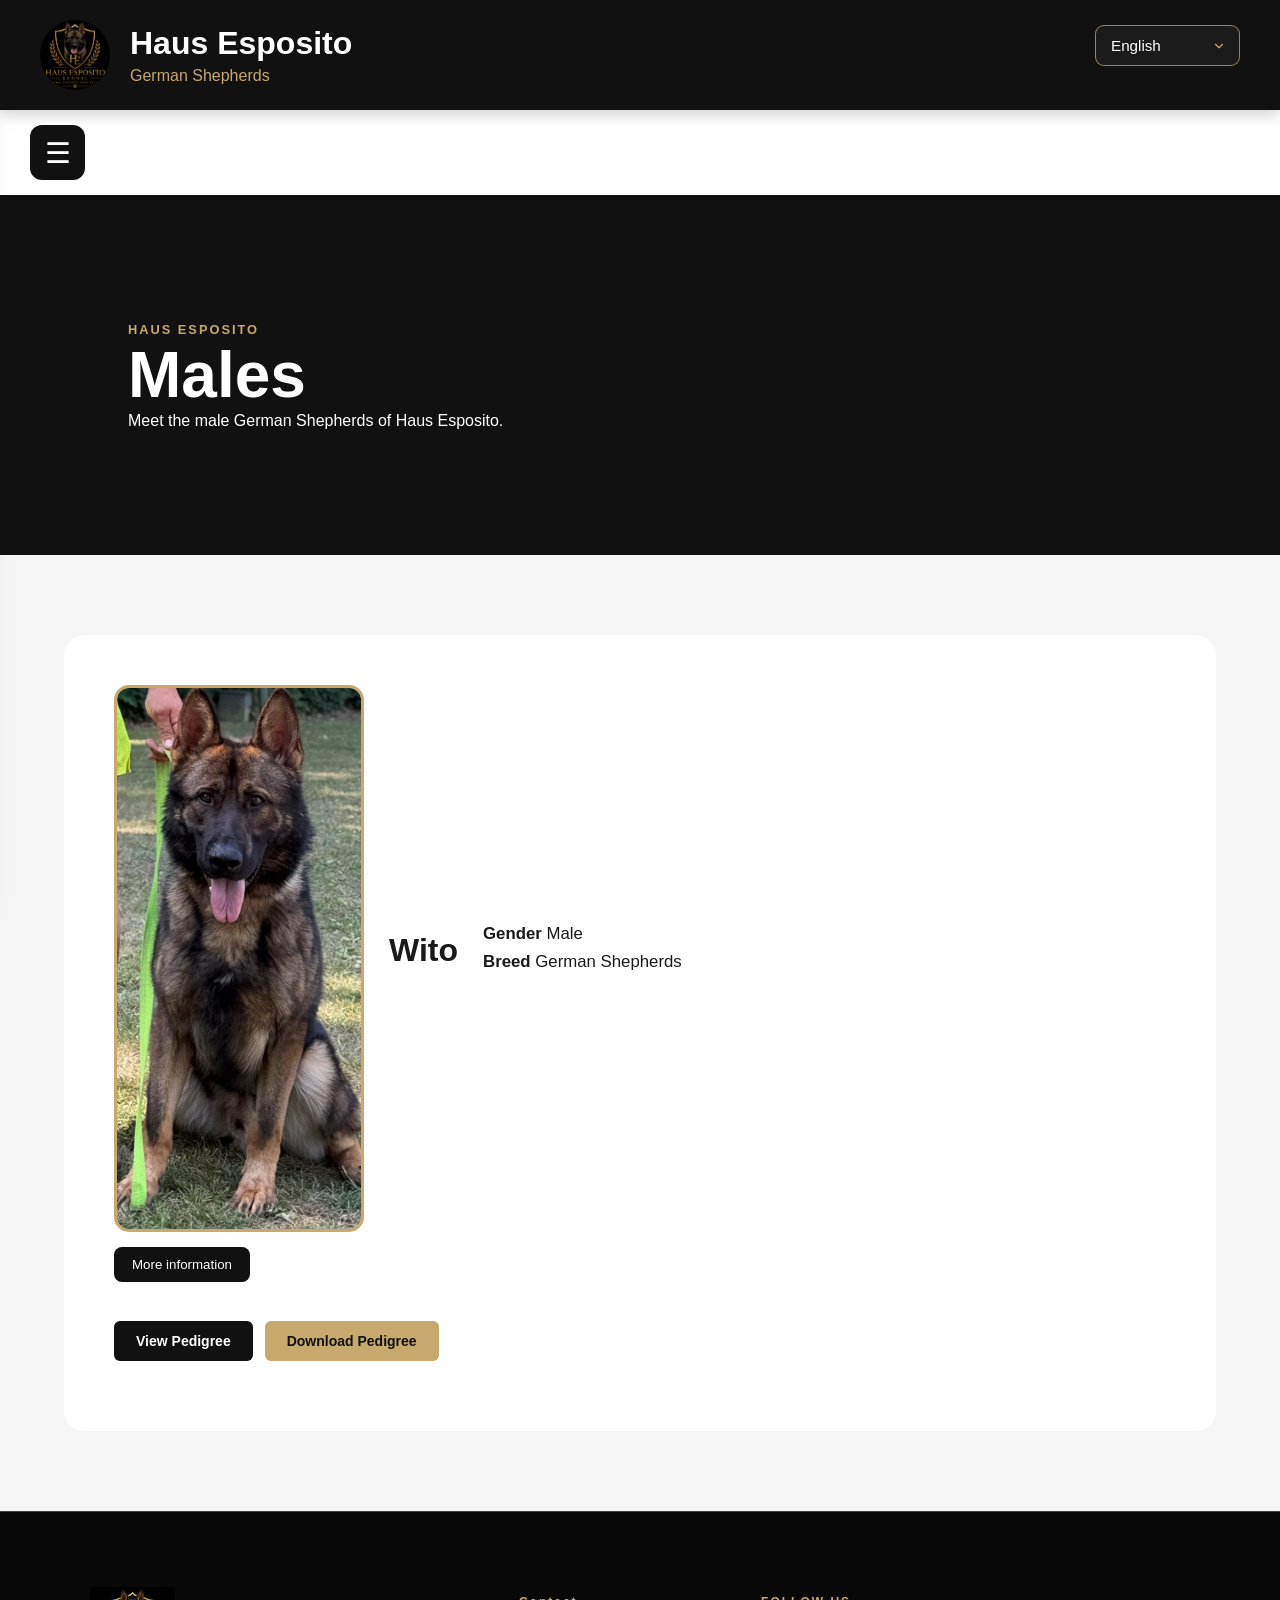
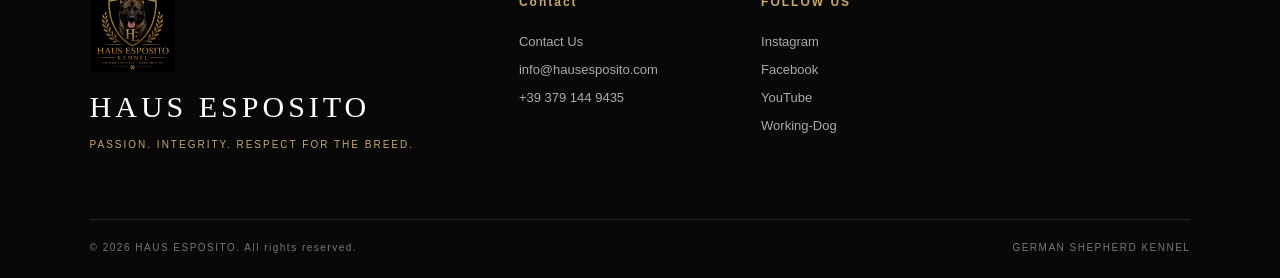
<file: reuen.html>
<!DOCTYPE html>
<html lang="en">

<head>
    <meta charset="UTF-8">
    <meta name="viewport" content="width=device-width, initial-scale=1.0">

    <title data-translate="malesPageTitle">Haus Esposito - Males</title>

    <link rel="icon" type="image/png" href="images/site_logo.png">
    <link rel="stylesheet" href="style.css">
</head>

<body>

<div id="overlay"></div>

<nav id="sidebar">

    <h2>Haus Esposito</h2>

    <a href="index.html" data-translate="home">Home</a>

    <div class="submenu">
        <span data-translate="dogs">Our Dogs</span>

        <a href="reuen.html" class="active" data-translate="males">Males</a>
        <a href="teven.html" data-translate="females">Females</a>
        <a href="puppys.html" data-translate="puppies">Our Puppies</a>
    </div>

    <a href="foto-galerij.html" data-translate="gallery">Photo Gallery</a>

    <a href="news.html" class="news-nav-link">
        <span class="news-label" data-translate="news">News</span>
        <span class="news-badge">NEW!</span>
    </a>

    <a href="over-ons.html" data-translate="about">About Us</a>
    <a href="contact.html" data-translate="contact">Contact</a>

</nav>


<header>

    <div class="logo-container">

        <img src="images/logo.jpg" alt="Haus Esposito">

        <div>
            <h1>Haus Esposito</h1>
            <p data-translate="breed">German Shepherds</p>
        </div>

    </div>

    <div class="language-selector">

        <select id="languageSelect" onchange="setLanguage(this.value)">
            <option value="en">English</option>
            <option value="nl">Nederlands</option>
            <option value="de">Deutsch</option>
            <option value="it">Italiano</option>
        </select>

    </div>

</header>


<div class="menu-bar">
    <button id="menuBtn" type="button">☰</button>
</div>


<!-- PAGE HERO -->

<section class="page-hero">

    <div>
        <span class="eyebrow" data-translate="brandEyebrow">HAUS ESPOSITO</span>

        <h1 data-translate="males">Males</h1>

        <p data-translate="malePageText">
            Our male German Shepherds.
        </p>
    </div>

</section>


<!-- DOG PROFILE -->

<section class="dog-grid">

    <div class="dog-box">

        <div class="dog-info">

            <div class="dog-header">

                <img src="images/wito1.jpg" alt="Wito" class="profile-pic">

                <h2>Wito</h2>

                <div class="dog-data">

                    <p>
                        <strong data-translate="gender">Gender:</strong>
                        <span data-translate="male">Male</span>
                    </p>

                    <p>
                        <strong data-translate="breedLabel">Breed:</strong>
                        <span data-translate="breed">German Shepherd</span>
                    </p>

                </div>

            </div>


            <!-- EXPANSION BUTTON -->

            <button
                class="more-btn"
                type="button"
                data-translate="moreInfo"
                aria-expanded="false"
                aria-controls="witoDetails"
            >
                More information
            </button>

            <div class="pedigree-actions">

                <button
                    type="button"
                    class="pedigree-download"
                    onclick="openPedigree()"
                >
                    View Pedigree
                </button>

                <a
                    href="images/wito-pedigree.jpeg"
                    class="pedigree-download"
                    download="WITO_Cevaro_Pedigree.jpg"
                >
                    <span data-translate="downloadPedigreeImage">
                        Download Pedigree
                    </span>
                </a>

            </div>


            <!-- WITO DETAILS -->

            <div class="dog-details" id="witoDetails">

                <!-- OUR MALE -->

                <div class="wito-section">

                    <span class="wito-eyebrow" data-translate="witoOurMale">
                        OUR MALE
                    </span>

                    <h3>WITO Cevaro</h3>

                    <p>
                        <strong>WITO Cevaro</strong>
                        <span data-translate="witoIntro1">represents our passion for the</span>
                        <span class="wito-highlight" data-translate="witoWorkingLine">working-line German Shepherd</span>,
                        <span data-translate="witoIntro2">a breed we admire for its character, intelligence, working ability and loyalty.</span>
                    </p>

                </div>


                <!-- ACHIEVEMENTS -->

                <div class="wito-section">

                    <span class="wito-eyebrow" data-translate="witoAchievements">
                        ACHIEVEMENTS
                    </span>

                    <h3 data-translate="witoRecognition">
                        Recognition &amp; Körung
                    </h3>

                    <p>
                        <span data-translate="witoShow1">At a breed show, WITO was awarded</span>
                        <span class="wito-highlight">Vorzüglich (V)</span>
                        <span data-translate="witoShow2">by Judge Weber, recognising his excellent qualities according to the breed standard.</span>
                    </p>

                    <p>
                        <span data-translate="witoKorung1">On</span>
                        <strong>10 October 2026</strong>,
                        <span data-translate="witoKorung2">WITO successfully passed his</span>
                        <span class="wito-highlight">Körung</span>
                        <span data-translate="witoKorung3">in Traunstein, Bavaria, Germany, marking an important milestone in his development.</span>
                    </p>

                </div>


                <!-- OUR PHILOSOPHY -->

                <div class="wito-section">

                    <span class="wito-eyebrow" data-translate="witoPhilosophy">
                        OUR PHILOSOPHY
                    </span>

                    <h3 data-translate="witoPassionResponsibility">
                        Passion &amp; Responsibility
                    </h3>

                    <p>
                        <span data-translate="witoPhilosophy1">At Haus Esposito Kennel, our passion for the German Shepherd goes beyond appearance and titles. We value</span>
                        <strong data-translate="witoPhilosophy2">sound character, working ability and respect for the breed's heritage.</strong>
                    </p>

                    <p data-translate="witoPhilosophy3">
                        We believe in learning, making thoughtful decisions and approaching breeding with honesty and responsibility. We are proud of WITO and look forward to continuing our journey with him, guided by our genuine passion for the breed and respect for what makes the working-line German Shepherd so exceptional.
                    </p>

                </div>


                <!-- STUD SERVICE -->

                <div class="wito-section wito-stud">

                    <span class="wito-eyebrow" data-translate="witoBreeding">
                        BREEDING
                    </span>

                    <h3 data-translate="witoStudService">
                        Stud Service
                    </h3>

                    <p>
                        <strong data-translate="witoAvailable">WITO Cevaro is available for stud service.</strong>
                        <span data-translate="witoStudText">We welcome enquiries from owners of suitable females who share our passion for the working-line German Shepherd and our commitment to responsible breeding.</span>
                    </p>

                    <p data-translate="witoStudContact">
                        For breeding enquiries and further information, please contact Haus Esposito Kennel.
                    </p>

                    <a href="contact.html" class="wito-contact-btn" data-translate="witoContactButton">
                        Contact Haus Esposito
                    </a>

                </div>

            </div>

        </div>

    </div>

</section>


<!-- FOOTER -->

<footer class="site-footer">

    <div class="footer-main">

        <!-- BRANDING -->

        <div class="footer-brand">

            <img
                src="images/logo.jpg"
                alt="Haus Esposito Logo"
                class="footer-logo"
            >

            <h2>HAUS ESPOSITO</h2>

            <p class="footer-tagline">
                PASSION. INTEGRITY. RESPECT FOR THE BREED.
            </p>

        </div>


        <!-- CONTACT -->

        <div class="footer-column">

            <h3 data-translate="contact">CONTACT</h3>

            <a href="contact.html" data-translate="footerContactUs">
                Contact Us
            </a>

            <a href="mailto:info@hausesposito.com">
                info@hausesposito.com
            </a>

            <a href="tel:+393791449435">
                +39 379 144 9435
            </a>

        </div>


        <!-- SOCIAL MEDIA & PROFILES -->

        <div class="footer-column">

            <h3 data-translate="footerFollowUs">FOLLOW US</h3>

            <a href="https://www.instagram.com/haus_esposito_kennel/"
            target="_blank"
            rel="noopener noreferrer">
                Instagram
            </a>

            <a href="https://www.facebook.com/p/Haus-Esposito-Kennel-German-Shepperd-Working-Dog-61595395046702/"
            target="_blank"
            rel="noopener noreferrer">
                Facebook
            </a>

            <a href="https://www.youtube.com/@HausEspositoKennel"
            target="_blank"
            rel="noopener noreferrer">
                YouTube
            </a>

            <a href="https://www.working-dog.com/user/Gaetano-Esposito-581197"
            target="_blank"
            rel="noopener noreferrer">
                Working-Dog
            </a>

        </div>

    </div>


    <!-- COPYRIGHT -->

    <div class="footer-bottom">

        <p>
            © 2026 HAUS ESPOSITO.
            <span data-translate="footerRights">ALL RIGHTS RESERVED.</span>
        </p>

        <span data-translate="footerKennel">
            GERMAN SHEPHERD KENNEL
        </span>

    </div>

</footer>


<!-- PEDIGREE VIEWER -->

<dialog id="pedigreeViewer" class="pedigree-viewer">

    <button
        type="button"
        class="pedigree-close"
        onclick="closePedigree()"
        aria-label="Close pedigree viewer"
    >
        &times;
    </button>

    <img
        src="images/wito-pedigree.jpeg"
        alt="Wito's official pedigree"
    >

</dialog>


<!-- PEDIGREE VIEWER SCRIPT -->

<script>

function openPedigree() {
    const viewer = document.getElementById("pedigreeViewer");
    viewer.showModal();
}

function closePedigree() {
    const viewer = document.getElementById("pedigreeViewer");
    viewer.close();
}

</script>


<!-- SCRIPTS -->

<script src="translations.js"></script>
<script src="script.js"></script>

</body>
</html>
</file>
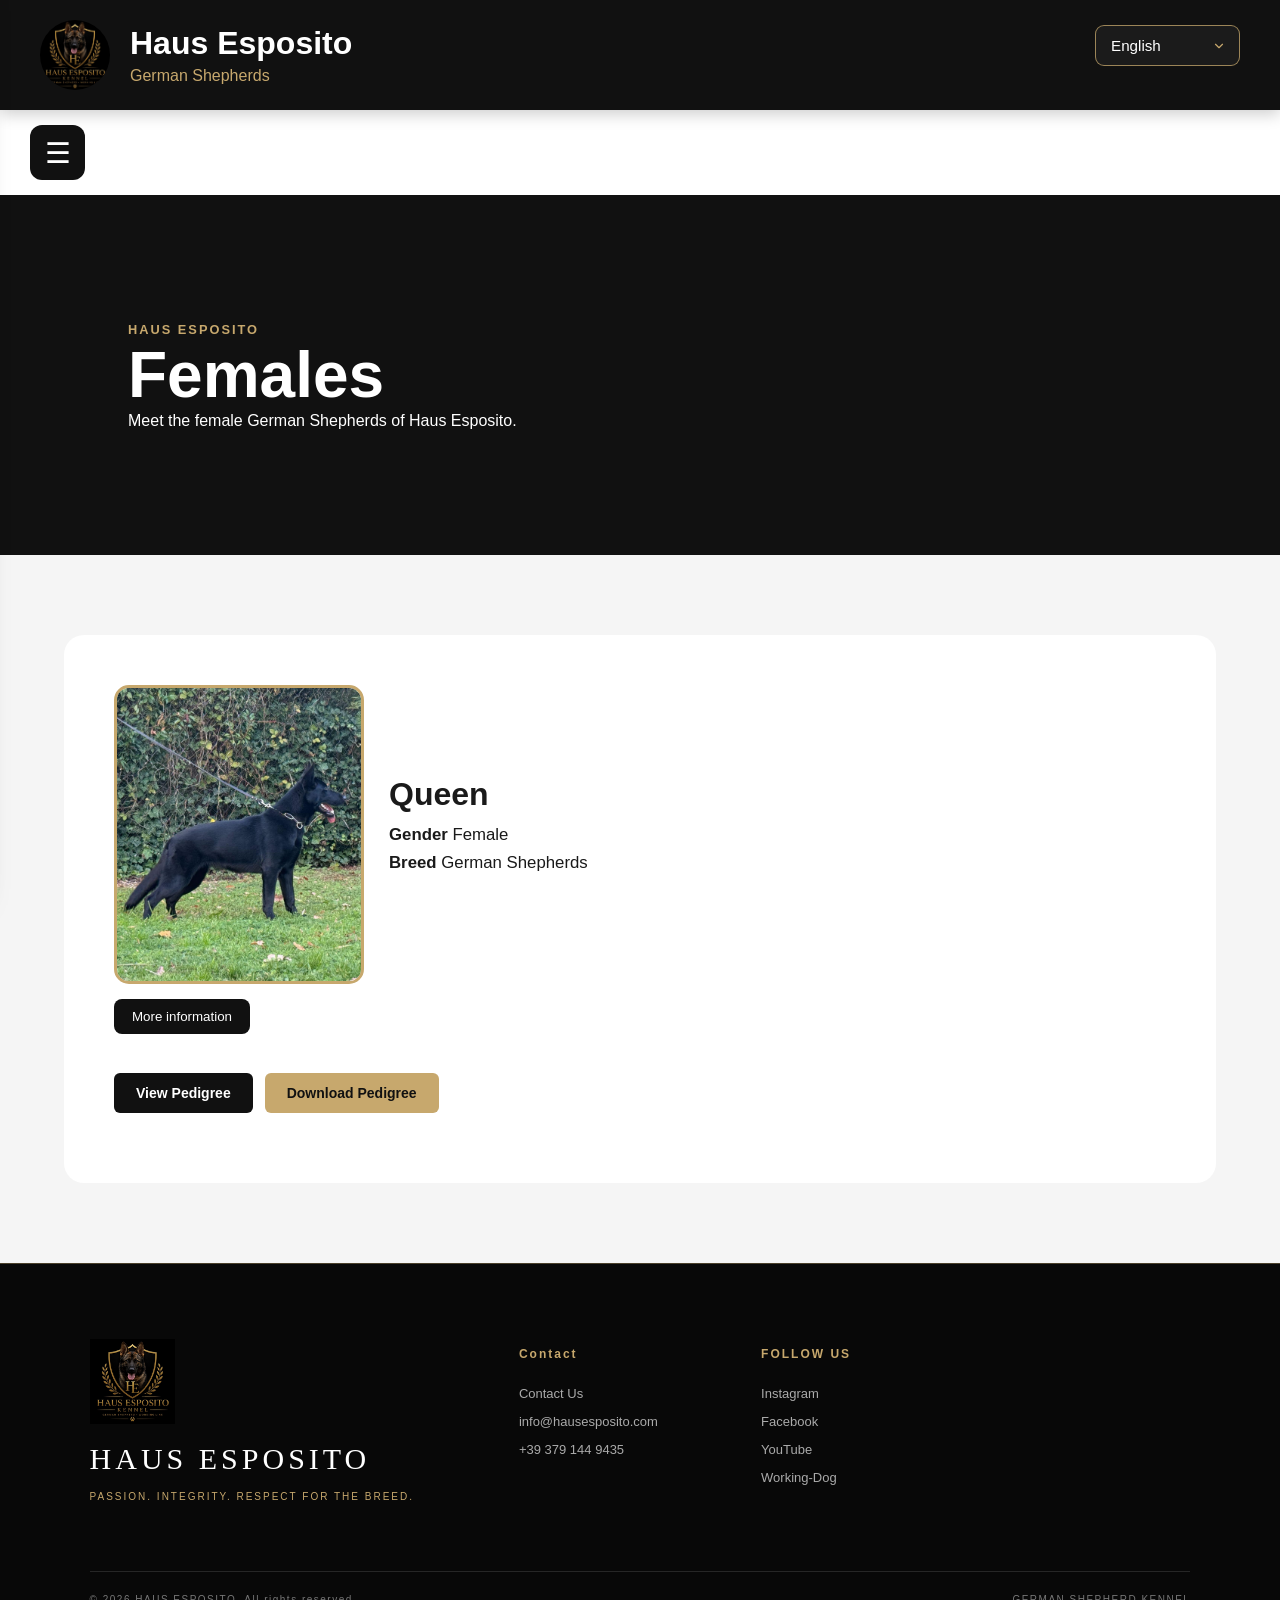
<file: teven.html>
<!DOCTYPE html>
<html lang="en">

<head>
    <meta charset="UTF-8">
    <meta name="viewport" content="width=device-width, initial-scale=1.0">

    <title data-translate="femalesPageTitle">Haus Esposito - Females</title>

    <link rel="icon" type="image/png" href="images/site_logo.png">
    <link rel="stylesheet" href="style.css">
</head>

<body>

<div id="overlay"></div>

<nav id="sidebar">

    <h2>Haus Esposito</h2>

    <a href="index.html" data-translate="home">Home</a>

    <div class="submenu">

        <span data-translate="dogs">Our Dogs</span>

        <a href="reuen.html" data-translate="males">Males</a>
        <a href="teven.html" class="active" data-translate="females">Females</a>
        <a href="puppys.html" data-translate="puppies">Our Puppies</a>

    </div>

    <a href="foto-galerij.html" data-translate="gallery">Photo Gallery</a>

    <a href="news.html" class="news-nav-link">
        <span class="news-label" data-translate="news">News</span>
        <span class="news-badge">NEW!</span>
    </a>

    <a href="over-ons.html" data-translate="about">About Us</a>
    <a href="contact.html" data-translate="contact">Contact</a>

</nav>


<header>

    <div class="logo-container">

        <img src="images/logo.jpg" alt="Haus Esposito">

        <div>
            <h1>Haus Esposito</h1>
            <p data-translate="breed">German Shepherds</p>
        </div>

    </div>

    <div class="language-selector">

        <select id="languageSelect" onchange="setLanguage(this.value)">
            <option value="en">English</option>
            <option value="nl">Nederlands</option>
            <option value="de">Deutsch</option>
            <option value="it">Italiano</option>
        </select>

    </div>

</header>


<div class="menu-bar">
    <button id="menuBtn" type="button">☰</button>
</div>


<!-- PAGE HERO -->

<section class="page-hero">

    <div>

        <span class="eyebrow" data-translate="brandEyebrow">
            HAUS ESPOSITO
        </span>

        <h1 data-translate="females">Females</h1>

        <p data-translate="femalePageText">
            Our female German Shepherds.
        </p>

    </div>

</section>


<!-- DOG PROFILE -->

<section class="dog-grid">

    <div class="dog-box">

        <div class="dog-info">

            <div class="dog-header">

                <img src="images/queen1.jpg" alt="Queen" class="profile-pic">

                <div class="dog-header-info">

                    <h2>Queen</h2>

                    <div class="dog-data">

                        <p>
                            <strong data-translate="gender">Gender:</strong>
                            <span data-translate="female">Female</span>
                        </p>

                        <p>
                            <strong data-translate="breedLabel">Breed:</strong>
                            <span data-translate="breed">German Shepherd</span>
                        </p>

                    </div>

                </div>

            </div>


            <!-- EXPANSION BUTTON -->

            <button
                class="more-btn"
                type="button"
                data-translate="moreInfo"
                aria-expanded="false"
                aria-controls="queenDetails"
            >
                More information
            </button>


            <!-- PEDIGREE ACTIONS -->

            <div class="pedigree-actions">

                <button
                    type="button"
                    class="pedigree-download"
                    onclick="openPedigree()"
                >
                    View Pedigree
                </button>

                <a
                    href="images/queen-pedigree.jpeg"
                    class="pedigree-download"
                    download="QUEEN_Dei_Realnardi_Pedigree.jpeg"
                >
                    <span data-translate="downloadPedigreeImage">
                        Download Pedigree
                    </span>
                </a>

            </div>


            <!-- EXPANDED INFORMATION -->

            <div class="dog-details" id="queenDetails">

                <!-- MY BLACK LADY -->

                <div class="wito-section">

                    <span class="wito-eyebrow" data-translate="queenMyBlackLady">
                        MY BLACK LADY
                    </span>

                    <h3>QUEEN DEI REALNARDI</h3>

                    <p>
                        <strong>Queen Dei Realnardi</strong>
                        <span data-translate="queenIntro1">is our</span>
                        <span class="wito-highlight" data-translate="queenFullyBlack">
                            fully black German Shepherd
                        </span>,
                        <span data-translate="queenIntro2">
                            and we look forward to seeing her grow and develop.
                        </span>
                    </p>

                    <p data-translate="queenIntro3">
                        At just 10 months old, Queen is a young German Shepherd
                        with a striking, fully black coat and a pedigree rooted
                        in working lines. She is a special part of our family
                        and of the journey we are building with Haus Esposito Kennel.
                    </p>

                </div>


                <!-- HER PEDIGREE -->

                <div class="wito-section">

                    <span class="wito-eyebrow" data-translate="queenPedigree">
                        HER PEDIGREE
                    </span>

                    <h3 data-translate="queenPedigreeTitle">
                        Working-Line Heritage
                    </h3>

                    <p>
                        <span data-translate="queenPedigree1">
                            Queen's ancestry includes established German Shepherd
                            bloodlines, with names such as
                        </span>

                        <span class="wito-highlight">
                            Eros vom Ihorster Busch, Xsiva del Lupo Nero,
                            Wolf von Prevent and Dr onko vom Alten Försterhaus.
                        </span>
                    </p>

                    <p data-translate="queenPedigree2">
                        Her complete five-generation pedigree is presented below
                        for those interested in her heritage and bloodlines.
                    </p>

                </div>


                <!-- HER JOURNEY -->

                <div class="wito-section">

                    <span class="wito-eyebrow" data-translate="queenJourney">
                        HER JOURNEY
                    </span>

                    <h3 data-translate="queenJourneyTitle">
                        Growing &amp; Developing
                    </h3>

                    <p data-translate="queenJourney1">
                        Queen is still young, and her journey is only beginning.
                        For us, the most important thing is to give her the time,
                        care and training she needs to grow and develop at her own pace.
                    </p>

                    <p data-translate="queenJourney2">
                        We are looking forward to watching her progress and
                        discovering what the future holds for our black lady.
                    </p>

                </div>


                <!-- CLOSING -->

                <div class="wito-section wito-stud">

                    <h3 data-translate="queenClosing">
                        QUEEN DEI REALNARDI — MY BLACK LADY.
                    </h3>

                    <p data-translate="queenKennel">
                        HAUS ESPOSITO KENNEL
                    </p>

                    <p>
                        <strong data-translate="queenMotto">
                            Passion. Integrity. Respect for the breed.
                        </strong>
                    </p>

                </div>

            </div>

        </div>

    </div>

</section>


<!-- FOOTER -->

<footer class="site-footer">

    <div class="footer-main">

        <!-- BRANDING -->

        <div class="footer-brand">

            <img
                src="images/logo.jpg"
                alt="Haus Esposito Logo"
                class="footer-logo"
            >

            <h2>HAUS ESPOSITO</h2>

            <p class="footer-tagline">
                PASSION. INTEGRITY. RESPECT FOR THE BREED.
            </p>

        </div>


        <!-- CONTACT -->

        <div class="footer-column">

            <h3 data-translate="contact">CONTACT</h3>

            <a href="contact.html" data-translate="footerContactUs">
                Contact Us
            </a>

            <a href="mailto:info@hausesposito.com">
                info@hausesposito.com
            </a>

            <a href="tel:+393791449435">
                +39 379 144 9435
            </a>

        </div>


        <!-- SOCIAL MEDIA & PROFILES -->

        <div class="footer-column">

            <h3 data-translate="footerFollowUs">FOLLOW US</h3>

            <a href="https://www.instagram.com/haus_esposito_kennel/"
               target="_blank"
               rel="noopener noreferrer">
                Instagram
            </a>

            <a href="https://www.facebook.com/p/Haus-Esposito-Kennel-German-Shepperd-Working-Dog-61595395046702/"
               target="_blank"
               rel="noopener noreferrer">
                Facebook
            </a>

            <a href="https://www.youtube.com/@HausEspositoKennel"
               target="_blank"
               rel="noopener noreferrer">
                YouTube
            </a>

            <a href="https://www.working-dog.com/user/Gaetano-Esposito-581197"
               target="_blank"
               rel="noopener noreferrer">
                Working-Dog
            </a>

        </div>

    </div>


    <!-- COPYRIGHT -->

    <div class="footer-bottom">

        <p>
            © 2026 HAUS ESPOSITO.
            <span data-translate="footerRights">ALL RIGHTS RESERVED.</span>
        </p>

        <span data-translate="footerKennel">
            GERMAN SHEPHERD KENNEL
        </span>

    </div>

</footer>


<!-- PEDIGREE VIEWER -->

<dialog id="pedigreeViewer" class="pedigree-viewer">

    <button
        type="button"
        class="pedigree-close"
        onclick="closePedigree()"
        aria-label="Close pedigree viewer"
    >
        &times;
    </button>

    <img
        src="images/queen-pedigree.jpeg"
        alt="Queen's official pedigree"
    >

</dialog>


<!-- PEDIGREE VIEWER SCRIPT -->

<script>

function openPedigree() {
    const viewer = document.getElementById("pedigreeViewer");
    viewer.showModal();
}

function closePedigree() {
    const viewer = document.getElementById("pedigreeViewer");
    viewer.close();
}

</script>


<!-- SCRIPTS -->

<script src="translations.js"></script>
<script src="script.js"></script>

</body>
</html>
</file>
<file: style.css>
/* ========================================
   RESET
======================================== */

* {
    margin: 0;
    padding: 0;
    box-sizing: border-box;
}

html {
    scroll-behavior: smooth;
}

body {
    font-family: 'Segoe UI', sans-serif;
    background: #f5f5f5;
    color: #1a1a1a;
    overflow-x: hidden;
}

/* ========================================
   HEADER
======================================== */

header {
    position: relative;
    background: #111;
    color: white;
    padding: 20px 40px;
    box-shadow: 0 4px 15px rgba(0,0,0,.2);
}

.logo-container {
    display: flex;
    align-items: center;
    gap: 20px;
}

.logo-container img {
    width: auto;
    height: 70px;
    max-width: 100px;
    object-fit: contain;
    border-radius: 50%;
    display: block;
}

.logo-container img:hover {
    transform: scale(1.05);
}

.logo-container h1 {
    font-size: 2rem;
    font-weight: 700;
}

.logo-container p {
    color: #c7a86d;
    margin-top: 5px;
}

/* ========================================
   LANGUAGE SELECTOR
======================================== */

.language-selector {
    position: absolute;
    top: 25px;
    right: 40px;
    z-index: 10000;
}

#languageBtn {
    background: rgba(255,255,255,.08);
    border: 1px solid rgba(255,255,255,.2);
    color: white;
    padding: 10px 15px;
    border-radius: 10px;
    cursor: pointer;
    transition: .3s;
}

#languageBtn:hover {
    background: #c7a86d;
    color: #111;
}

.language-menu {
    position: absolute;
    top: 50px;
    right: 0;
    min-width: 190px;
    background: #111;
    border-radius: 12px;
    padding: 8px;
    box-shadow: 0 10px 30px rgba(0,0,0,.35);
    opacity: 0;
    visibility: hidden;
    transform: translateY(-10px);
    transition: .25s;
}

.language-menu.active {
    opacity: 1;
    visibility: visible;
    transform: translateY(0);
}

.language-menu button {
    width: 100%;
    border: none;
    background: none;
    color: white;
    text-align: left;
    padding: 12px;
    border-radius: 8px;
    cursor: pointer;
}

.language-menu button:hover {
    background: #c7a86d;
    color: #111;
}

/* ========================================
   GOOGLE TRANSLATE
======================================== */

#google_translate_element {
    display: none;
}

/* ========================================
   MENU BAR
======================================== */

.menu-bar {
    padding: 15px 30px;
    background: white;
    box-shadow: 0 2px 10px rgba(0,0,0,.08);
}

#menuBtn {
    width: 55px;
    height: 55px;
    border: none;
    border-radius: 12px;
    background: #111;
    color: white;
    font-size: 1.8rem;
    cursor: pointer;
    transition: .3s;
}

#menuBtn:hover {
    background: #c7a86d;
    color: #111;
    transform: scale(1.05);
}

/* =========================
   SIDEBAR
========================= */

#sidebar {
    position: fixed;
    top: 0;
    left: -350px;
    width: 320px;
    height: 100vh;
    background: #111;
    z-index: 9999;
    transition: .35s ease;
    padding: 40px 0;
    overflow-y: auto;
    box-shadow: 5px 0 30px rgba(0,0,0,.4);
}

#sidebar.active {
    left: 0;
}

#sidebar h2 {
    color: white;
    padding: 0 30px 30px;
}

/* =========================
   HOOFDMENU
========================= */

#sidebar > a {
    display: block;
    color: white;
    text-decoration: none;
    padding: 16px 30px;
    transition: .3s;
}

#sidebar > a:hover {
    background: #222;
    padding-left: 40px;
}

#sidebar > a.active {
    background: #c7a86d;
    color: #111;
    font-weight: 700;
}

#sidebar > a.active:hover {
    background: #d6b979;
    padding-left: 30px;
}

/* =========================
   ONZE HONDEN
========================= */

.submenu {
    margin-top: 5px;
    margin-bottom: 5px;
}

.submenu span {
    display: block;
    color: #c7a86d;
    padding: 15px 30px 10px;
    font-weight: 700;
}

.submenu a {
    display: block;
    color: white;
    text-decoration: none;
    padding: 13px 30px 13px 50px;
    transition: .3s;
}

.submenu a:hover {
    background: #222;
    padding-left: 60px;
}

.submenu a.active {
    background: #c7a86d;
    color: #111;
    font-weight: 700;
}

.submenu a.active:hover {
    background: #d6b979;
    padding-left: 50px;
}

/* =========================
   ONZE PUPPY'S
========================= */

#sidebar a[href="puppys.html"] {
    padding-left: 50px;
}

#sidebar a[href="puppys.html"]:hover {
    padding-left: 60px;
}

/* =========================
   OVERIGE PAGINA'S
========================= */

#sidebar a[href="over-ons.html"],
#sidebar a[href="news.html"],
#sidebar a[href="contact.html"] {
    padding-left: 30px;
}

#sidebar a[href="over-ons.html"]:hover,
#sidebar a[href="news.html"]:hover,
#sidebar a[href="contact.html"]:hover {
    padding-left: 40px;
}

/* ========================================
   OVERLAY
======================================== */

#overlay {
    position: fixed;
    inset: 0;
    background: rgba(0,0,0,.45);
    opacity: 0;
    visibility: hidden;
    transition: .3s;
    z-index: 9998;
}

#overlay.active {
    opacity: 1;
    visibility: visible;
}

/* ========================================
   HERO
======================================== */

.hero {
    height: 85vh;
    background:
        linear-gradient(rgba(0,0,0,.45),rgba(0,0,0,.45)),
        url("IMG/hero.jpg");
    background-size: cover;
    background-position: center;
    display: flex;
    justify-content: center;
    align-items: center;
    text-align: center;
    color: white;
}

.hero-content h1 {
    font-size: 4rem;
}

.hero-buttons {
    display: flex;
    justify-content: center;
    gap: 20px;
    margin-top: 35px;
    flex-wrap: wrap;
}

.hero-buttons a {
    text-decoration: none;
    background: #c7a86d;
    color: white;
    padding: 15px 28px;
    border-radius: 10px;
    font-weight: 600;
    transition: .3s;
}

.hero-buttons a:hover {
    transform: translateY(-5px);
}

/* ========================================
   HONDEN HOMEPAGE
======================================== */

.dogs {
    width: min(1200px,90%);
    margin: auto;
    padding: 80px 0;
    display: grid;
    grid-template-columns: repeat(2, minmax(0, 1fr));
    align-items: stretch;
    gap: 35px;
}

.dog-card {
    background: white;
    border-radius: 20px;
    overflow: hidden;
    box-shadow: 0 10px 30px rgba(0,0,0,.1);
    transition: .3s;
    height: 100%;
    transform: none;
}

.dog-card:hover {
    box-shadow: 0 15px 40px rgba(0,0,0,.15);
    transform: none !important;
}

.dog-card img {
    display: block;
    width: 100%;
    height: 400px;
    aspect-ratio: 16 / 9;
    object-fit: cover;
    object-position: center;
}

.card-content {
    padding: 30px;
}

.card-content p {
    color: #666;
    margin: 15px 0 25px;
}

/* ========================================
   REUEN / TEVEN
======================================== */

.dog-grid {
    width: min(1200px, 90%);
    margin: auto;
    padding: 80px 0;
    display: grid;
    grid-template-columns: repeat(auto-fit, minmax(min(350px, 100%), 1fr));
    gap: 30px;
}

.dog-box {
    width: 100%;
    max-width: 100%;
    min-width: 0;
    margin: auto;
    background: white;
    border-radius: 20px;
    padding: 25px;
    transition: .3s ease;
}

.dog-box:hover {
    transform: translateY(-5px);
    box-shadow: 0 20px 50px rgba(0,0,0,.18);
}

.dog-image img {
    width: 100%;
    height: 220px;
    object-fit: cover;
    transition: .3s;
}

.dog-image:hover img {
    transform: scale(1.05);
}

.dog-info {
    padding: 25px;
    min-width: 0;
}

.dog-info h2 {
    margin-bottom: 10px;
}

.age {
    color: #c7a86d;
    font-weight: 700;
    margin-bottom: 15px;
}

.more-btn {
    background: #111;
    color: white;
    border: none;
    padding: 10px 18px;
    border-radius: 8px;
    cursor: pointer;
    transition: .3s;
    margin-top: 15px;
    margin-bottom: 15px;
}

.more-btn:hover {
    background: #c7a86d;
    color: #111;
}

/* ========================================
   PAGE HERO
======================================== */

.page-hero {
    min-height: 40vh;
    background: #111;
    color: white;
    display: flex;
    align-items: center;
    padding: 80px 10%;
}

.page-hero h1 {
    font-size: 4rem;
}

.eyebrow {
    color: #c7a86d;
    font-weight: 700;
    letter-spacing: 3px;
}

/* ========================================
   SIMPLE PAGES
======================================== */

.page-content {
    width: min(1200px,90%);
    margin: auto;
    padding: 80px 0;
}

.page-card {
    background: white;
    padding: 40px;
    border-radius: 20px;
    box-shadow: 0 10px 30px rgba(0,0,0,.08);
}

.page-card p {
    color: #666;
    line-height: 1.8;
}

/* ========================================
   FOOTER
======================================== */

footer {
    background: #111;
    color: white;
    padding: 60px 40px 25px;
}

.footer-logo {
    width: 90px;
    height: 90px;
    object-fit: contain;
}

.footer-content {
    display: flex;
    justify-content: space-between;
    flex-wrap: wrap;
    gap: 40px;
    max-width: 1200px;
    margin: auto;
}

.footer-content h3 {
    color: #c7a86d;
    margin-bottom: 15px;
}

.copyright {
    text-align: center;
    margin-top: 50px;
    padding-top: 20px;
    border-top: 1px solid rgba(255,255,255,.15);
}

/* ========================================
   ANIMATION
======================================== */

@keyframes fadeUp {
    from {
        opacity: 0;
        transform: translateY(50px);
    }

    to {
        opacity: 1;
        transform: translateY(0);
    }
}

/* ========================================
   MOBILE
======================================== */

@media (max-width: 768px) {

    header {
        padding: 20px;
    }

    .logo-container img {
        width: 70px;
        height: 70px;
    }

    .logo-container h1 {
        font-size: 1.5rem;
    }

    #sidebar {
        width: 85%;
        left: -85%;
    }

    .hero h1 {
        font-size: 2.5rem;
    }

    .dogs,
    .dog-grid {
        grid-template-columns: 1fr;
    }

    .dogs {
        width: 90%;
    }
}

/* ========================================
   CONTACT
======================================== */

.contact-section {
    width: min(1200px,90%);
    margin: auto;
    padding: 80px 0;
}

.contact-card,
.contact-form {
    background: white;
    padding: 40px;
    border-radius: 20px;
    box-shadow: 0 10px 30px rgba(0,0,0,.08);
    margin-bottom: 30px;
}

.contact-form form {
    display: flex;
    flex-direction: column;
    gap: 15px;
}

.contact-form input,
.contact-form textarea {
    padding: 15px;
    border: 1px solid #ddd;
    border-radius: 10px;
}

.contact-form button {
    background: #111;
    color: white;
    border: none;
    padding: 15px;
    border-radius: 10px;
    cursor: pointer;
}

.contact-form button:hover {
    background: #c7a86d;
    color: #111;
}

/* ========================================
   PUPPIES
======================================== */

.puppy-info {
    width: min(1000px,90%);
    margin: auto;
    padding: 80px 0;
}

.puppy-card {
    background: white;
    padding: 50px;
    border-radius: 20px;
    text-align: center;
    box-shadow: 0 10px 30px rgba(0,0,0,.08);
}

.status {
    display: inline-block;
    background: #c7a86d;
    color: #111;
    padding: 10px 20px;
    border-radius: 50px;
    font-weight: 700;
    margin-bottom: 25px;
}

.puppy-card h2 {
    margin-bottom: 20px;
}

.puppy-card p {
    color: #666;
    line-height: 1.8;
}

.puppy-card a {
    display: inline-block;
    margin-top: 25px;
    background: #111;
    color: white;
    text-decoration: none;
    padding: 14px 24px;
    border-radius: 10px;
}

/* ========================================
   DOG DETAILS
======================================== */

.dog-header {
    display: flex;
    align-items: center;
    gap: 25px;
    flex-wrap: wrap;
}

.profile-pic {
    display: block;
    width: 250px;
    max-width: 100%;
    height: auto;
    aspect-ratio: auto;
    object-fit: contain;
    object-position: center;
    border-radius: 15px;
    border: 3px solid #c7a86d;
    flex-shrink: 0;
}

.dog-info h2 {
    font-size: 2rem;
    margin-bottom: 15px;
}

.dog-data {
    margin-bottom: 20px;
}

.dog-data p {
    margin: 8px 0;
    font-size: 1.05rem;
}

.dog-header-info h2 {
    font-size: 2rem;
    margin-bottom: 12px;
}

.dog-details {
    max-height: 0;
    overflow: hidden;
    transition: max-height .5s ease;
    margin-top: 20px;
    min-width: 0;
}

.dog-box.active .dog-details {
    max-height: 5000px;
}

.dog-details h3 {
    margin-top: 20px;
    margin-bottom: 10px;
    color: #111;
}

.achievements {
    list-style: none;
    padding: 0;
    margin: 0;
}

.achievements li {
    padding: 8px 0;
    border-bottom: 1px solid #eee;
}

.achievements li::before {
    content: "✓ ";
    color: #c7a86d;
    font-weight: bold;
}

/* ========================================
   CONTACT PAGE
======================================== */

.contact-page {
    background: #f5f5f5;
    padding: 90px 0;
}

.contact-container {
    width: min(1100px,90%);
    margin: auto;
}

/* CONTACT CARD */

.contact-card {
    background: white;
    border-radius: 20px;
    padding: 55px;
    box-shadow: 0 10px 35px rgba(0,0,0,.08);
}

/* TITLE */

.contact-card h2 {
    font-size: 2.3rem;
    margin-bottom: 15px;
}

/* INTRO */

.contact-intro {
    color: #666;
    line-height: 1.8;
    max-width: 700px;
    margin-bottom: 40px;
}

/* CONTACT DETAILS */

.contact-details {
    display: grid;
    gap: 20px;
}

/* ITEM */

.contact-item {
    display: flex;
    align-items: center;
    gap: 20px;
    padding: 20px;
    background: #f7f7f7;
    border-radius: 12px;
    transition: .3s;
}

.contact-item:hover {
    transform: translateX(5px);
    background: #f1eadc;
}

/* ICON */

.contact-icon {
    width: 50px;
    height: 50px;
    display: flex;
    align-items: center;
    justify-content: center;
    background: #c7a86d;
    color: #111;
    border-radius: 50%;
    font-size: 1.3rem;
}

/* ITEM TITLE */

.contact-item h3 {
    margin-bottom: 5px;
    color: #111;
}

/* ITEM TEXT */

.contact-item p {
    color: #666;
    line-height: 1.6;
}

/* ========================================
   NIEUWS
======================================== */

.news-container {
    width: min(1000px,90%);
    margin: auto;
    padding: 80px 0 100px;
}

/* NEWS CARD */

.news-card {
    background: white;
    border-radius: 18px;
    margin-bottom: 25px;
    box-shadow: 0 10px 30px rgba(0,0,0,.08);
    overflow: hidden;
    transition: .3s;
}

.news-card:hover {
    box-shadow: 0 15px 40px rgba(0,0,0,.12);
}

/* SUMMARY */

.news-card summary {
    list-style: none;
    cursor: pointer;
    padding: 30px 35px;
}

.news-card summary::-webkit-details-marker {
    display: none;
}

.news-summary {
    display: flex;
    align-items: center;
    justify-content: space-between;
    gap: 20px;
}

.news-date {
    display: block;
    color: #c7a86d;
    font-size: .85rem;
    font-weight: 700;
    text-transform: uppercase;
    letter-spacing: 1.5px;
    margin-bottom: 8px;
}

.news-summary h2 {
    font-size: 1.5rem;
    color: #111;
}

.news-arrow {
    display: inline-flex;
    align-items: center;
    justify-content: center;
    padding: 11px 20px;
    background: #111;
    color: white;
    border-radius: 8px;
    font-size: .9rem;
    font-weight: 600;
    flex-shrink: 0;
    transition: .3s;
}

.news-card:hover .news-arrow {
    background: #c7a86d;
    color: #111;
}

.news-card details[open] .news-arrow {
    background: #c7a86d;
    color: #111;
}

/* NEWS CONTENT */

.news-content {
    padding: 25px 35px 35px;
    color: #666;
    line-height: 1.8;
}

.news-content p {
    margin-bottom: 15px;
}

.news-content p:last-child {
    margin-bottom: 0;
}

/* ========================================
   FOTO GALERIJ
======================================== */

.gallery-page {
    width: min(1200px,90%);
    margin: auto;
}

/* GALERIJ SECTIES */

.gallery-section,
.video-section {
    padding: 80px 0;
}

.gallery-title {
    margin-bottom: 40px;
}

.gallery-title h2 {
    font-size: 2.5rem;
    margin: 10px 0 12px;
}

.gallery-title p {
    color: #666;
    line-height: 1.7;
    max-width: 700px;
}

/* EYEBROW */

.eyebrow {
    color: #c7a86d !important;
    font-size: .8rem;
    font-weight: 700;
    letter-spacing: 2px;
    text-transform: uppercase;
}

/* FOTO GRID */

.photo-grid {
    display: grid;
    grid-template-columns: repeat(3,1fr);
    gap: 30px;
}

/* FOTO CARD */

.photo-card {
    margin: 0;
    background: white;
    border-radius: 18px;
    overflow: hidden;
    box-shadow: 0 10px 30px rgba(0,0,0,.10);
    transition: transform .35s ease, box-shadow .35s ease;
}

.photo-card:hover {
    transform: translateY(-7px);
    box-shadow: 0 18px 40px rgba(0,0,0,.18);
}

/* FOTO */

.photo-card img {
    width: 100%;
    height: 280px;
    display: block;
    object-fit: cover;
    transition: transform .4s ease;
}

.photo-card:hover img {
    transform: scale(1.04);
}

/* CAPTION */

.photo-card figcaption,
.video-card figcaption {
    padding: 24px;
}

/* HOND + DATUM */

.media-info {
    display: flex;
    flex-wrap: wrap;
    gap: 8px;
    margin-bottom: 14px;
}

.media-dog,
.media-date {
    display: inline-block;
    font-size: .78rem;
    font-weight: 700;
    padding: 6px 10px;
    border-radius: 6px;
}

.media-dog {
    background: #111;
    color: white;
}

.media-date {
    background: #f0f0f0;
    color: #555;
}

/* TITEL MEDIA */

.photo-card h3,
.video-card h3 {
    font-size: 1.2rem;
    margin-bottom: 8px;
}

.photo-card p,
.video-card p {
    color: #666;
    line-height: 1.6;
    margin: 0;
}

/* VIDEO SECTIE */

.video-section {
    border-top: 1px solid #ddd;
    margin-top: 20px;
}

/* VIDEO GRID */

.video-grid {
    display: grid;
    grid-template-columns: repeat(3,1fr);
    gap: 30px;
}

/* VIDEO CARD */

.video-card {
    margin: 0;
    background: white;
    border-radius: 18px;
    overflow: hidden;
    box-shadow: 0 10px 30px rgba(0,0,0,.10);
    transition: transform .35s ease, box-shadow .35s ease;
}

.video-card:hover {
    transform: translateY(-7px);
    box-shadow: 0 18px 40px rgba(0,0,0,.18);
}

/* VIDEO */

.video-card video {
    width: 100%;
    display: block;
    aspect-ratio: 16/9;
    object-fit: cover;
    background: #111;
}

/* YOUTUBE VIDEO PLAYER */

.video-frame {
    position: relative;
    width: 100%;
    aspect-ratio: 16 / 9;
    overflow: hidden;
    background: #000;
}

.video-frame iframe {
    position: absolute;
    inset: 0;
    width: 100%;
    height: 100%;
    border: none;
}

.video-card {
    overflow: hidden;
}

/* ========================================
   WEBSITE UNDER MAINTENANCE
======================================== */

.maintenance-page {
    min-height: 100vh;
    background: #111;
    color: #fff;
    display: flex;
    justify-content: center;
    align-items: center;
    text-align: center;
    padding: 40px 20px;
}

.maintenance-container {
    width: min(700px, 90%);
}

.maintenance-logo {
    width: 110px;
    height: 110px;
    object-fit: cover;
    border-radius: 50%;
    margin-bottom: 30px;
    border: 2px solid #c7a86d;
}

.maintenance-eyebrow {
    display: block;
    color: #c7a86d;
    font-size: 0.85rem;
    font-weight: 600;
    letter-spacing: 4px;
    margin-bottom: 15px;
}

.maintenance-container h1 {
    font-size: clamp(2.5rem, 6vw, 4.5rem);
    line-height: 1.1;
    margin-bottom: 25px;
    font-weight: 700;
}

.maintenance-text {
    font-size: 1.3rem;
    margin-bottom: 15px;
    color: #fff;
}

.maintenance-subtext {
    max-width: 550px;
    margin: 0 auto;
    color: #bdbdbd;
    font-size: 1rem;
    line-height: 1.7;
}

/* MAINTENANCE CONTACT */

.maintenance-contact {
    margin: 40px auto 0;
    padding: 30px;
    max-width: 550px;
    background: #181818;
    border: 1px solid #2a2a2a;
    border-radius: 15px;
    text-align: center;
}

.maintenance-contact h2 {
    color: #c7a86d;
    font-size: 1.5rem;
    margin-bottom: 12px;
}

.maintenance-contact > p {
    color: #bdbdbd;
    font-size: 0.95rem;
    line-height: 1.6;
    margin-bottom: 25px;
}

.maintenance-contact-info {
    display: flex;
    justify-content: center;
    gap: 20px;
}

.maintenance-contact-info a {
    display: flex;
    flex-direction: column;
    min-width: 200px;
    padding: 15px;
    color: #fff;
    text-decoration: none;
    background: #111;
    border: 1px solid #333;
    border-radius: 10px;
    transition: 0.3s;
}

.maintenance-contact-info a:hover {
    border-color: #c7a86d;
    transform: translateY(-3px);
}

.maintenance-contact-info strong {
    color: #c7a86d;
    margin-bottom: 5px;
}

.maintenance-line {
    width: 80px;
    height: 2px;
    background: #c7a86d;
    margin: 35px auto;
}

.maintenance-footer {
    color: #c7a86d;
    font-size: 0.9rem;
    letter-spacing: 1px;
}

/* ========================================
   LANGUAGE SELECTOR - SELECT VERSION
======================================== */

.language-selector select {
    appearance: none;
    -webkit-appearance: none;
    min-width: 145px;
    padding: 11px 38px 11px 15px;
    border: 1px solid rgba(199,168,109,.75);
    border-radius: 9px;
    background-color: #1b1b1b;
    background-image: url("data:image/svg+xml,%3Csvg xmlns='http://www.w3.org/2000/svg' width='14' height='14' viewBox='0 0 24 24' fill='none' stroke='%23c7a86d' stroke-width='2' stroke-linecap='round' stroke-linejoin='round'%3E%3Cpath d='m6 9 6 6 6-6'/%3E%3C/svg%3E");
    background-repeat: no-repeat;
    background-position: right 13px center;
    color: #fff;
    font: inherit;
    font-size: .95rem;
    cursor: pointer;
    transition: border-color .25s, background-color .25s, box-shadow .25s;
}

.language-selector select:hover,
.language-selector select:focus {
    border-color: #c7a86d;
    background-color: #252525;
    box-shadow: 0 0 0 3px rgba(199,168,109,.15);
    outline: none;
}

.language-selector select option {
    background: #111;
    color: #fff;
}

/* ========================================
   CONTACT FORM - LAYOUT
======================================== */

.contact-container {
    display: grid;
    grid-template-columns: repeat(2, minmax(0, 1fr));
    align-items: start;
    gap: 30px;
}

.contact-card {
    min-width: 0;
    height: 100%;
    margin-bottom: 0;
}

.contact-form-card {
    border-top: 4px solid #c7a86d;
}

.contact-form-card .contact-intro {
    margin-bottom: 28px;
}

/* CONTACT FORM - INPUTS */

#contactForm {
    display: flex;
    flex-direction: column;
    gap: 20px;
}

#contactForm .form-group {
    display: flex;
    flex-direction: column;
    gap: 8px;
}

#contactForm label {
    color: #222;
    font-weight: 650;
    font-size: .95rem;
}

#contactForm input,
#contactForm textarea {
    width: 100%;
    padding: 14px 16px;
    border: 1px solid #d8d8d8;
    border-radius: 9px;
    background: #fafafa;
    color: #1a1a1a;
    font: inherit;
    font-size: 1rem;
    line-height: 1.5;
    transition: border-color .25s, box-shadow .25s, background-color .25s;
}

#contactForm textarea {
    min-height: 150px;
    resize: vertical;
}

#contactForm input::placeholder,
#contactForm textarea::placeholder {
    color: #999;
}

#contactForm input:focus,
#contactForm textarea:focus {
    outline: none;
    border-color: #c7a86d;
    background: #fff;
    box-shadow: 0 0 0 3px rgba(199,168,109,.18);
}

/* CONTACT FORM - BUTTON & STATUS */

#contactForm button.preview-btn {
    align-self: flex-start;
    border: 1px solid #111;
    cursor: pointer;
    font: inherit;
    font-weight: 650;
    font-size: 1rem;
    margin-top: 3px;
}

#contactForm button.preview-btn:hover {
    border-color: #c7a86d;
}

#formStatus {
    padding: 14px 16px;
    border-left: 4px solid #c7a86d;
    border-radius: 7px;
    background: #f7f2e9;
    color: #4b402e;
    font-size: .95rem;
    line-height: 1.6;
}

#formStatus[hidden] {
    display: none;
}

/* ========================================
   NEWS NAVIGATION
======================================== */

#sidebar > a.news-nav-link {
    display: flex !important;
    flex-direction: row !important;
    align-items: center !important;
    justify-content: space-between !important;
    width: 100% !important;
    text-align: left !important;
    position: relative;
    overflow: hidden;
}

#sidebar > a.news-nav-link .news-label {
    order: 1 !important;
    margin-right: auto;
    position: relative;
    z-index: 2;
}

#sidebar > a.news-nav-link .news-badge {
    order: 2 !important;
    margin-left: auto !important;
    margin-right: 0 !important;
    display: none;
    flex-shrink: 0;
    padding: 5px 12px;
    background: #E5B51B;
    color: #111;
    border: 2px solid #111;
    border-radius: 5px;
    font-size: 12px;
    font-weight: 1000;
    font-style: italic;
    letter-spacing: 1px;
    position: relative;
    z-index: 2;
    animation: comicPop 2.8s ease-in-out infinite;
}

#sidebar > a.news-nav-link.show-news-badge .news-badge {
    display: inline-flex;
}

@keyframes comicPop {
    0%, 75%, 100% {
        transform: scale(1) rotate(0deg);
    }

    80% {
        transform: scale(1.18) rotate(-5deg);
    }

    85% {
        transform: scale(1.08) rotate(4deg);
    }

    90% {
        transform: scale(1.13) rotate(-2deg);
    }
}

#sidebar > a.news-nav-link::after {
    content: "";
    position: absolute;
    top: 0;
    left: -100%;
    width: 60%;
    height: 100%;
    background: linear-gradient(
        110deg,
        transparent,
        rgba(255, 235, 160, .35),
        transparent
    );
    pointer-events: none;
    animation: newsShine 3.5s ease-in-out infinite;
}

@keyframes newsShine {
    0% {
        left: -100%;
    }

    45%, 100% {
        left: 150%;
    }
}

@media (prefers-reduced-motion: reduce) {
    #sidebar > a.news-nav-link::after,
    #sidebar > a.news-nav-link .news-badge {
        animation: none;
    }
}

/* ========================================
   WITO PROFILE
======================================== */

.wito-section {
    padding: 22px 0;
    border-bottom: 1px solid #e8e1d5;
}

.wito-section:last-child {
    border-bottom: none;
}

.wito-eyebrow {
    display: block;
    color: #b18c4f;
    font-size: .72rem;
    font-weight: 800;
    letter-spacing: 2.5px;
    margin-bottom: 8px;
}

.wito-section h3 {
    color: #111;
    font-size: 1.35rem;
    margin: 0 0 14px;
}

.wito-section p {
    color: #666;
    line-height: 1.85;
    margin-bottom: 13px;
}

.wito-section p:last-child {
    margin-bottom: 0;
}

.wito-highlight {
    color: #a17a37;
    font-weight: 700;
}

.wito-section strong {
    color: #292929;
}

.wito-stud {
    background: #f8f5ef;
    border-radius: 12px;
    padding: 24px;
    margin-top: 15px;
}

.wito-contact-btn {
    display: inline-block;
    margin-top: 18px;
    padding: 12px 20px;
    background: #111;
    color: white;
    text-decoration: none;
    border-radius: 8px;
    font-weight: 600;
    transition: .3s;
}

.wito-contact-btn:hover {
    background: #c7a86d;
    color: #111;
}

/* ========================================
   ABOUT US PROFILE
======================================== */

.about-profile {
    padding: 50px;
}

.about-section {
    padding: 28px 0;
    border-bottom: 1px solid #e8e1d5;
}

.about-section:first-child {
    padding-top: 0;
}

.about-section:last-of-type {
    border-bottom: none;
}

.about-eyebrow {
    display: block;
    color: #b18c4f;
    font-size: .75rem;
    font-weight: 800;
    letter-spacing: 2.5px;
    margin-bottom: 10px;
}

.about-section h2 {
    color: #111;
    font-size: 1.65rem;
    margin-bottom: 18px;
}

.about-section p {
    color: #666;
    font-size: 1.02rem;
    line-height: 1.9;
    margin-bottom: 15px;
}

.about-section p:last-child {
    margin-bottom: 0;
}

.about-section strong {
    color: #a17a37;
    font-weight: 700;
}

/* SIGNATURE */

.about-signature {
    margin-top: 25px;
    padding: 30px;
    background: #f8f5ef;
    border-left: 4px solid #c7a86d;
    border-radius: 10px;
    text-align: center;
}

.about-signature p {
    color: #a17a37;
    font-size: 1.2rem;
    font-weight: 800;
    letter-spacing: 1px;
    margin-bottom: 12px;
}

.about-signature span {
    color: #444;
    font-size: 1rem;
    font-style: italic;
}

/* ========================================
   PEDIGREE DOWNLOAD BUTTON
======================================== */

.pedigree-download {
    display: inline-block;
    margin-top: 12px;
    padding: 12px 22px;
    background: #c7a86d;
    color: #111;
    text-decoration: none;
    font-weight: 700;
    font-size: 14px;
    border-radius: 6px;
    transition: .3s ease;
}

.pedigree-download:hover {
    background: #ad8d54;
    transform: translateY(-2px);
}

/* ========================================
   PREMIUM EDITORIAL FOOTER
======================================== */

.site-footer {
    background: #080808;
    color: #fff;
    padding: 75px 7% 25px;
    border-top: 1px solid rgba(199, 168, 109, 0.35);
}

.footer-main {
    display: grid;
    grid-template-columns: 2fr 1fr 1fr 1fr;
    gap: 55px;
    max-width: 1400px;
    margin: 0 auto;
    padding-bottom: 65px;
}

/* BRANDING */

.footer-brand {
    display: flex;
    flex-direction: column;
    align-items: flex-start;
}

.footer-logo {
    width: 85px;
    height: auto;
    object-fit: contain;
    margin-bottom: 18px;
}

.footer-brand h2 {
    font-family: Georgia, serif;
    font-size: 30px;
    letter-spacing: 4px;
    font-weight: 400;
    margin: 0 0 12px;
}

.footer-tagline {
    color: #c7a86d;
    font-size: 10px;
    letter-spacing: 2px;
    line-height: 1.8;
}

/* FOOTER COLUMNS */

.footer-column {
    display: flex;
    flex-direction: column;
    gap: 13px;
}

.footer-column h3 {
    color: #c7a86d;
    font-size: 12px;
    letter-spacing: 2px;
    margin: 8px 0 12px;
    font-weight: 600;
}

.footer-column a {
    color: #aaa;
    text-decoration: none;
    font-size: 13px;
    transition: .3s ease;
}

.footer-column a:hover {
    color: #c7a86d;
    padding-left: 4px;
}

/* BOTTOM BAR */

.footer-bottom {
    max-width: 1400px;
    margin: 0 auto;
    padding-top: 22px;
    border-top: 1px solid rgba(255, 255, 255, 0.12);
    display: flex;
    justify-content: space-between;
    align-items: center;
    gap: 15px;
}

.footer-bottom p,
.footer-bottom span {
    color: #777;
    font-size: 10px;
    letter-spacing: 1.5px;
    margin: 0;
}

/* ========================================
   RESPONSIVE DESIGN
======================================== */

/* TABLETS */

@media (max-width: 900px) {

    .photo-grid,
    .video-grid {
        grid-template-columns: repeat(2,1fr);
    }

    .footer-main {
        grid-template-columns: 1fr 1fr;
        gap: 40px;
    }

    .contact-container {
        grid-template-columns: 1fr;
        gap: 25px;
    }

    .contact-card {
        height: auto;
    }
}

/* MOBILE */

@media (max-width: 768px) {

    header {
        padding: 20px;
    }

    .logo-container img {
        width: 70px;
        height: 70px;
    }

    .logo-container h1 {
        font-size: 1.5rem;
    }

    #sidebar {
        width: 85%;
        left: -85%;
    }

    .hero h1 {
        font-size: 2.5rem;
    }

    .dogs {
        grid-template-columns: 1fr;
    }

    .dog-grid {
        width: 92%;
        grid-template-columns: minmax(0, 1fr);
        padding: 45px 0;
    }

    .dog-box {
        width: 100%;
        min-width: 0;
        padding: 15px;
    }

    .dog-info {
        padding: 10px;
    }

    .dog-header {
        flex-direction: column;
        align-items: center;
        text-align: center;
        gap: 15px;
    }

    .profile-pic {
        width: 180px;
        max-width: 100%;
        height: auto;
        aspect-ratio: auto;
        object-fit: contain;
    }

    .dog-data {
        width: 100%;
    }

    .about-preview,
    .contact-preview {
        padding: 60px 0;
    }

    .preview-container {
        padding: 35px 25px;
    }

    .preview-container h2 {
        font-size: 2rem;
    }

    .contact-page {
        padding: 60px 0;
    }

    .contact-card {
        padding: 30px 25px;
    }

    .contact-card h2 {
        font-size: 1.9rem;
    }

    .contact-item {
        align-items: flex-start;
    }

    .news-container {
        width: 90%;
        padding: 60px 0 80px;
    }

    .news-card summary {
        padding: 25px;
    }

    .news-summary h2 {
        font-size: 1.25rem;
    }

    .news-content {
        padding: 20px 25px 30px;
    }

    .news-arrow {
        width: 35px;
        height: 35px;
        font-size: 1.3rem;
    }

    .gallery-section,
    .video-section {
        padding: 60px 0;
    }

    .gallery-title h2 {
        font-size: 2rem;
    }

    .photo-grid,
    .video-grid {
        grid-template-columns: 1fr;
    }

    .photo-card img {
        height: 300px;
    }

    .media-info {
        flex-direction: column;
        align-items: flex-start;
    }

    .about-profile {
        padding: 30px 25px;
    }

    .about-section h2 {
        font-size: 1.4rem;
    }

    .about-signature {
        padding: 25px 15px;
    }

    .about-signature p {
        font-size: 1rem;
    }

    .language-selector {
        top: 22px;
        right: 20px;
    }

    .language-selector select {
        min-width: 125px;
        padding: 9px 32px 9px 11px;
        font-size: .85rem;
    }

    #contactForm {
        gap: 17px;
    }

    #contactForm button.preview-btn {
        width: 100%;
        text-align: center;
    }
}

/* SMALL MOBILE */

@media (max-width: 600px) {

    .maintenance-container h1 {
        font-size: 2.5rem;
    }

    .maintenance-text {
        font-size: 1.1rem;
    }

    .maintenance-subtext {
        font-size: .95rem;
    }

    .maintenance-logo {
        width: 90px;
        height: 90px;
    }

    .maintenance-contact {
        padding: 25px 20px;
    }

    .maintenance-contact-info {
        flex-direction: column;
        gap: 10px;
    }

    .maintenance-contact-info a {
        min-width: unset;
    }
}

/* VERY SMALL MOBILE */

@media (max-width: 550px) {

    .site-footer {
        padding: 55px 7% 22px;
    }

    .footer-main {
        grid-template-columns: 1fr 1fr;
        gap: 35px 20px;
    }

    .footer-brand {
        grid-column: 1 / -1;
    }

    .footer-brand h2 {
        font-size: 25px;
    }

    .footer-bottom {
        flex-direction: column;
        align-items: flex-start;
        line-height: 1.8;
    }
}

@media (max-width: 480px) {

    .language-selector {
        top: 18px;
        right: 15px;
    }

    .language-selector select {
        min-width: 112px;
        max-width: 125px;
        font-size: .8rem;
    }
}

/* =========================================
   WITO - FOTO BEHOUDT ORIGINELE VERHOUDING
========================================= */

.dog-header .profile-pic {
    display: block;
    width: 250px;
    max-width: 100%;
    height: auto !important;
    aspect-ratio: auto !important;
    object-fit: contain !important;
    flex: 0 0 auto;
}

/* =========================================
   MOBIELE HEADER - GEEN OVERLAPPING
========================================= */

@media (max-width: 768px) {

    header {
        display: flex;
        flex-direction: column;
        align-items: stretch;
        gap: 12px;
        padding: 18px 15px;
    }

    .logo-container {
        width: 100%;
        display: flex;
        justify-content: center;
        align-items: center;
        gap: 12px;
    }

    .logo-container h1 {
        font-size: clamp(1.2rem, 5vw, 1.5rem);
        white-space: nowrap;
    }

    .language-selector {
        position: static !important;
        align-self: flex-end;
        margin: 0 5px 0 0 !important;
        z-index: 10;
    }

    .language-selector select {
        min-width: 125px;
        max-width: 145px;
    }

    .dog-header {
        display: flex;
        flex-direction: column;
        align-items: center;
        text-align: center;
        gap: 15px;
    }

    .dog-header .profile-pic {
        width: 250px;
        max-width: 85%;
        height: auto !important;
        aspect-ratio: auto !important;
        object-fit: contain !important;
    }
}

/* ========================================
   PEDIGREE VIEWER
======================================== */

.pedigree-actions {
    display: flex;
    flex-wrap: wrap;
    align-items: center;
    gap: 12px;
    margin-top: 12px;
}

.pedigree-actions button {
    display: inline-block;
    padding: 12px 22px;
    background: #111;
    color: white;
    border: none;
    border-radius: 6px;
    font-size: 14px;
    font-weight: 700;
    cursor: pointer;
    transition: .3s ease;
}

.pedigree-actions button:hover {
    background: #c7a86d;
    color: #111;
    transform: translateY(-2px);
}

.pedigree-viewer {
    width: min(1000px, 90%);
    max-width: 90%;
    max-height: 90vh;
    padding: 25px;
    margin: auto;
    border: 1px solid #c7a86d;
    border-radius: 12px;
    background: #111;
    overflow: auto;
}

.pedigree-viewer::backdrop {
    background: rgba(0, 0, 0, .85);
}

.pedigree-viewer img {
    display: block;
    width: 100%;
    height: auto;
    object-fit: contain;
}

.pedigree-close {
    display: block;
    margin: 0 0 15px auto;
    padding: 10px 18px;
    border: none;
    border-radius: 6px;
    background: #c7a86d;
    color: #111;
    font-weight: 700;
    cursor: pointer;
}

.pedigree-close:hover {
    background: #ad8d54;
}

/* ========================================
   HOMEPAGE - ABOUT US & CONTACT PREVIEWS
======================================== */

.about-preview,
.contact-preview {
    padding: 80px 20px;
    display: flex;
    justify-content: center;
    align-items: center;
}

.about-preview {
    background: #f5f5f5;
}

.contact-preview {
    background: #d7d0d0;
}

.preview-container {
    width: min(1000px, 90%);
    padding: 55px 60px;
    background: white;
    border-radius: 20px;
    box-shadow: 0 10px 35px rgba(0, 0, 0, .08);
}

.contact-preview .preview-container {
    background: white;
    border: 1px solid rgba(199, 168, 109, .3);
}

.preview-container h2 {
    font-size: 2.3rem;
    margin: 12px 0 20px;
    color: #111;
}

.contact-preview .preview-container h2 {
    color: black;
}

.preview-container p {
    max-width: 750px;
    color: black;
    font-size: 1.05rem;
    line-height: 1.8;
    margin-bottom: 28px;
}

.contact-preview .preview-container p {
    color: #bbb;
}

.preview-btn {
    display: inline-block;
    padding: 13px 25px;
    background: #c7a86d;
    color: #111;
    text-decoration: none;
    font-weight: 700;
    border-radius: 8px;
    transition: .3s ease;
}

.preview-btn:hover {
    background: #ad8d54;
    transform: translateY(-3px);
}

/* MOBILE */

@media (max-width: 768px) {
    .about-preview,
    .contact-preview {
        padding: 45px 0;
    }

    .preview-container {
        width: 90%;
        padding: 35px 25px;
    }

    .preview-container h2 {
        font-size: 1.8rem;
    }

    .preview-container p {
        font-size: 1rem;
    }

    .preview-btn {
        display: inline-block;
        max-width: 100%;
        text-align: center;
    }
}
</file>
